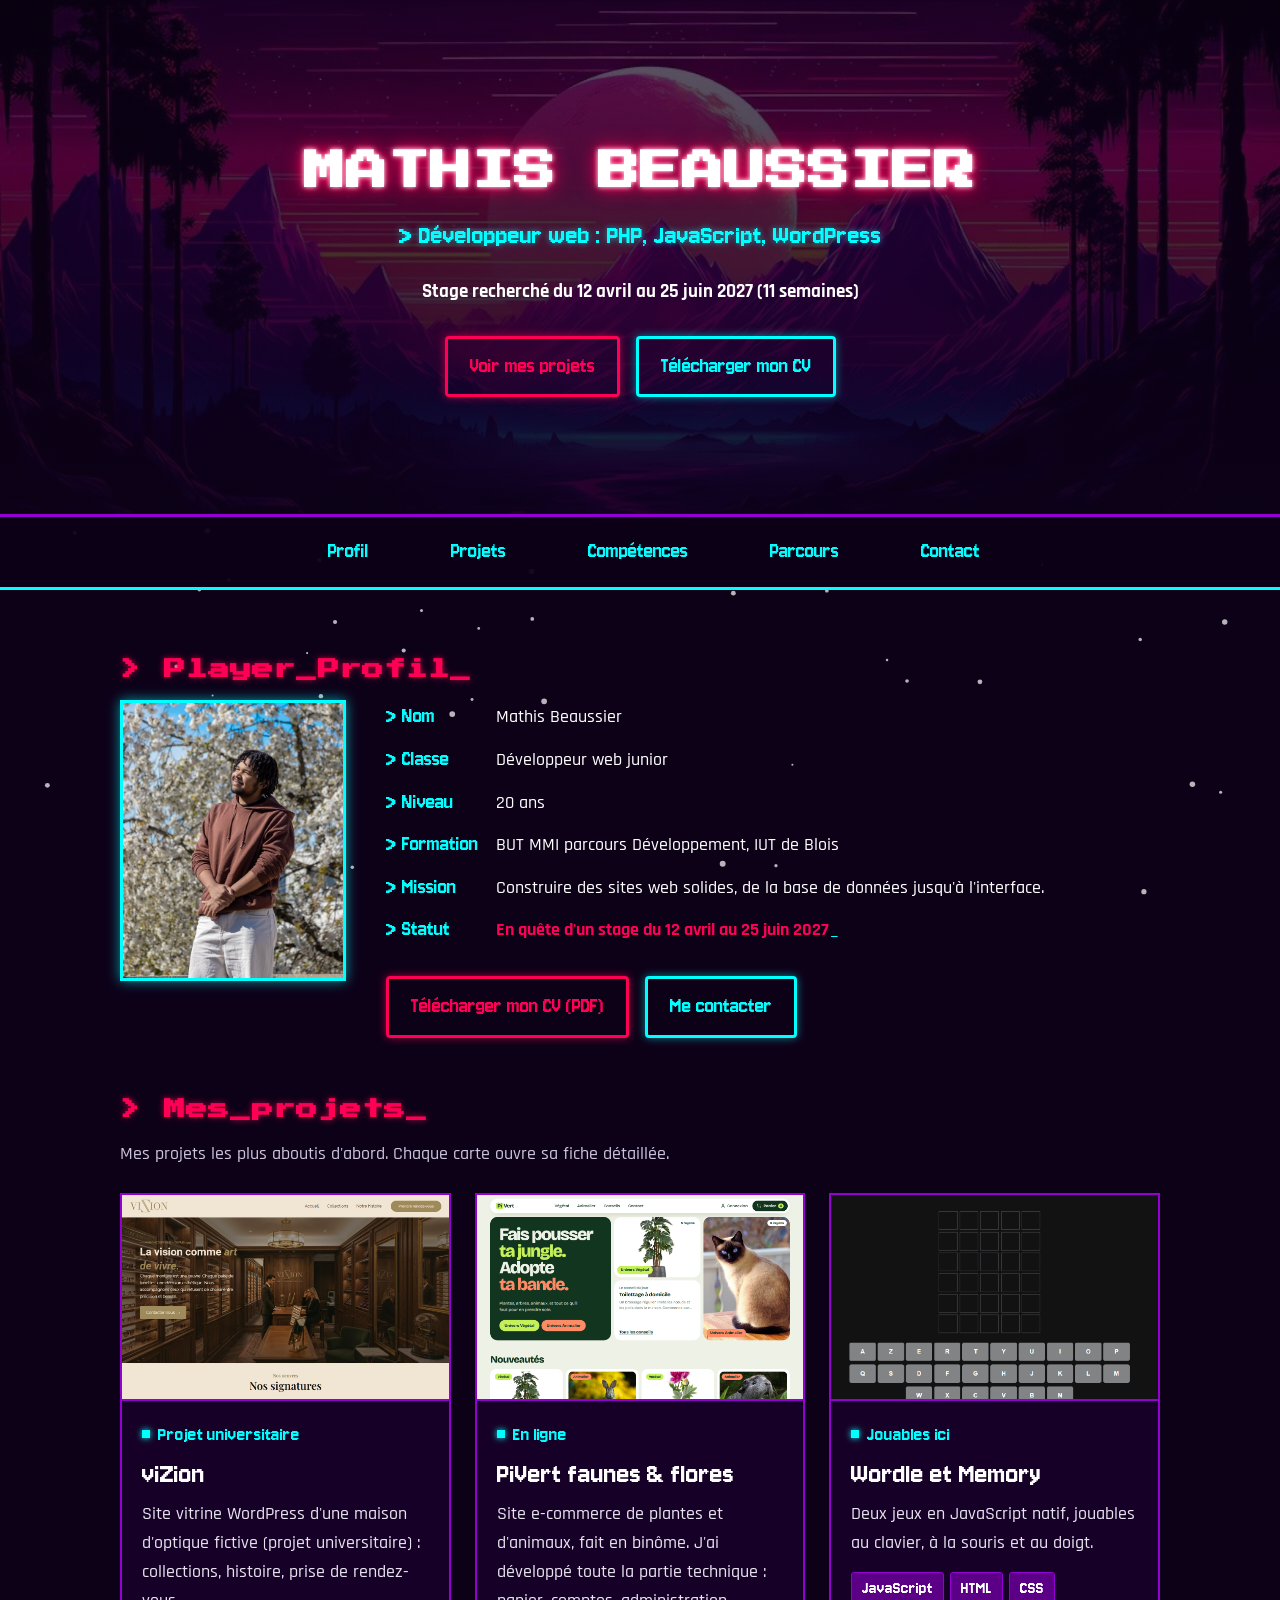
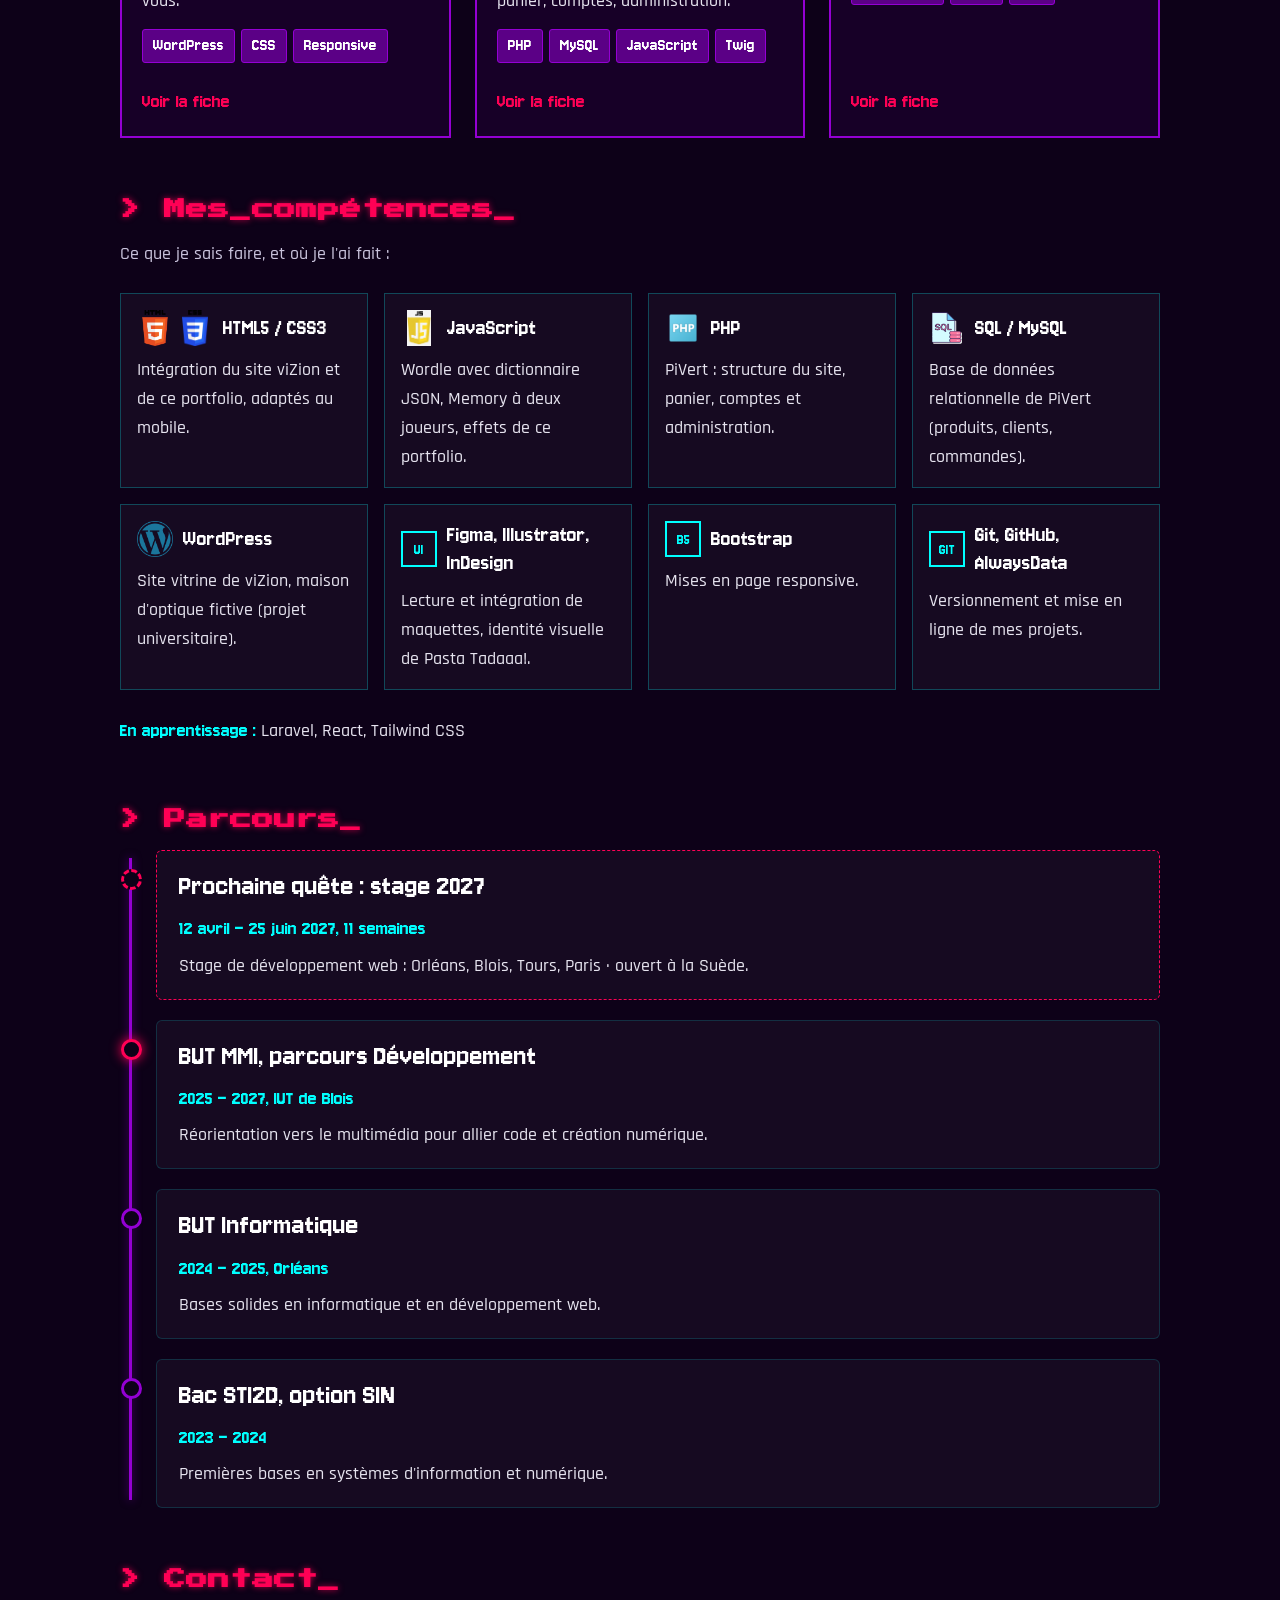
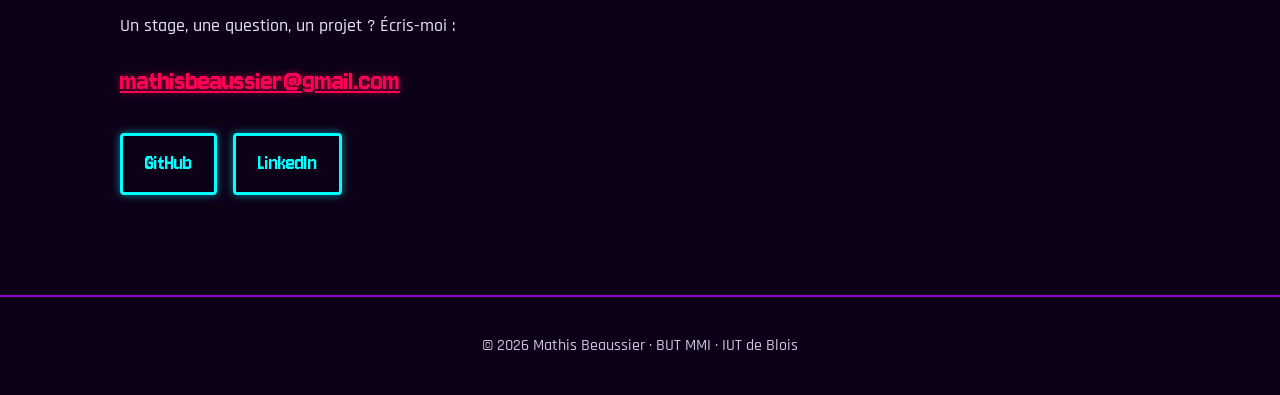
<file: index.html>
<!DOCTYPE html>
<html lang="fr">
<head>
    <meta charset="UTF-8">
    <meta name="viewport" content="width=device-width, initial-scale=1.0">
    <title>Mathis Beaussier – Développeur web | Portfolio</title>
    <meta name="description" content="Portfolio de Mathis Beaussier, étudiant en BUT MMI parcours Développement à l'IUT de Blois : sites WordPress, applications PHP/MySQL et jeux en JavaScript. Stage recherché du 12 avril au 25 juin 2027.">
    <meta name="theme-color" content="#0d0118">
    <meta property="og:type" content="website">
    <meta property="og:locale" content="fr_FR">
    <meta property="og:title" content="Mathis Beaussier – Développeur web">
    <meta property="og:description" content="Étudiant en BUT MMI parcours Développement : PHP/MySQL, JavaScript et WordPress. Stage recherché du 12 avril au 25 juin 2027.">
    <meta property="og:image" content="https://mathisiut41.github.io/Images/mathis-profil.jpg">
    <meta property="og:url" content="https://mathisiut41.github.io/">
    <meta name="twitter:card" content="summary">
    <link rel="icon" type="image/svg+xml" href="favicon.svg">
    <link rel="preconnect" href="https://fonts.googleapis.com">
    <link rel="preconnect" href="https://fonts.gstatic.com" crossorigin>
    <link href="https://fonts.googleapis.com/css2?family=Press+Start+2P&family=Jersey+10&family=Rajdhani:wght@500;700&display=swap" rel="stylesheet">
    <link rel="stylesheet" href="styles.css">
</head>
<body>
    <canvas id="backgroundCanvas" aria-hidden="true"></canvas>

    <header class="hero">
        <h1 class="glitch">MATHIS BEAUSSIER</h1>
        <p class="hero-sub">> Développeur web : PHP, JavaScript, WordPress</p>
        <p class="hero-statut">Stage recherché du 12 avril au 25 juin 2027 (11 semaines)</p>
        <div class="actions actions-centre">
            <a href="#projets" class="bouton">Voir mes projets</a>
            <a href="CV_Mathis_Beaussier.pdf" class="bouton bouton-cyan" download="CV_Mathis_Beaussier.pdf">Télécharger mon CV</a>
        </div>
    </header>

    <nav aria-label="Navigation principale">
        <ul>
            <li><a href="#profil"><span class="rpg-cursor" aria-hidden="true">►</span>Profil</a></li>
            <li><a href="#projets"><span class="rpg-cursor" aria-hidden="true">►</span>Projets</a></li>
            <li><a href="#competences"><span class="rpg-cursor" aria-hidden="true">►</span>Compétences</a></li>
            <li><a href="#parcours"><span class="rpg-cursor" aria-hidden="true">►</span>Parcours</a></li>
            <li><a href="#contact"><span class="rpg-cursor" aria-hidden="true">►</span>Contact</a></li>
        </ul>
    </nav>

    <main>
        <section id="profil">
            <h2>> Player_Profil_</h2>
            <div class="profil">
                <img src="Images/mathis-profil.jpg" alt="Photo de Mathis Beaussier" class="avatar" width="600" height="900">
                <div class="profil-texte">
                    <dl class="fiche-perso">
                        <dt>Nom</dt>
                        <dd>Mathis Beaussier</dd>
                        <dt>Classe</dt>
                        <dd>Développeur web junior</dd>
                        <dt>Niveau</dt>
                        <dd>20 ans</dd>
                        <dt>Formation</dt>
                        <dd>BUT MMI parcours Développement, IUT de Blois</dd>
                        <dt>Mission</dt>
                        <dd>Construire des sites web solides, de la base de données jusqu'à l'interface.</dd>
                        <dt>Statut</dt>
                        <dd class="statut">En quête d'un stage du 12 avril au 25 juin 2027<span class="cursor" aria-hidden="true">_</span></dd>
                    </dl>
                    <div class="actions">
                        <a href="CV_Mathis_Beaussier.pdf" class="bouton" download="CV_Mathis_Beaussier.pdf">Télécharger mon CV (PDF)</a>
                        <a href="#contact" class="bouton bouton-cyan">Me contacter</a>
                    </div>
                </div>
            </div>
        </section>

        <section id="projets">
            <h2>> Mes_projets_</h2>
            <p class="intro">Mes projets les plus aboutis d'abord. Chaque carte ouvre sa fiche détaillée.</p>
            <!-- Une image manquante est remplacée par un écran « data-vide ». -->
            <div class="grille-projets">
                <a href="Projets.html#vizion" class="carte-projet">
                    <div class="visuel" data-vide="Capture à venir">
                        <img src="Images/vizion.jpg" alt="" loading="lazy" onerror="this.parentNode.classList.add('vide');this.remove()">
                    </div>
                    <div class="carte-corps">
                        <p class="carte-etat">Projet universitaire</p>
                        <h3>viZion</h3>
                        <p>Site vitrine WordPress d'une maison d'optique fictive (projet universitaire) : collections, histoire, prise de rendez-vous.</p>
                        <ul class="tags" aria-label="Technologies">
                            <li>WordPress</li>
                            <li>CSS</li>
                            <li>Responsive</li>
                        </ul>
                    </div>
                    <span class="carte-lien"><span class="rpg-cursor" aria-hidden="true">►</span>Voir la fiche</span>
                </a>

                <a href="Projets.html#pivert" class="carte-projet">
                    <div class="visuel" data-vide="Capture à venir">
                        <img src="Images/pivert.png" alt="" loading="lazy" onerror="this.parentNode.classList.add('vide');this.remove()">
                    </div>
                    <div class="carte-corps">
                        <p class="carte-etat">En ligne</p>
                        <h3>PiVert faunes &amp; flores</h3>
                        <p>Site e-commerce de plantes et d'animaux, fait en binôme. J'ai développé toute la partie technique : panier, comptes, administration.</p>
                        <ul class="tags" aria-label="Technologies">
                            <li>PHP</li>
                            <li>MySQL</li>
                            <li>JavaScript</li>
                            <li>Twig</li>
                        </ul>
                    </div>
                    <span class="carte-lien"><span class="rpg-cursor" aria-hidden="true">►</span>Voir la fiche</span>
                </a>

                <a href="Projets.html#wordle" class="carte-projet">
                    <div class="visuel" data-vide="Capture à venir">
                        <img src="Images/imageWordle.png" alt="" loading="lazy" onerror="this.parentNode.classList.add('vide');this.remove()">
                    </div>
                    <div class="carte-corps">
                        <p class="carte-etat">Jouables ici</p>
                        <h3>Wordle et Memory</h3>
                        <p>Deux jeux en JavaScript natif, jouables au clavier, à la souris et au doigt.</p>
                        <ul class="tags" aria-label="Technologies">
                            <li>JavaScript</li>
                            <li>HTML</li>
                            <li>CSS</li>
                        </ul>
                    </div>
                    <span class="carte-lien"><span class="rpg-cursor" aria-hidden="true">►</span>Voir la fiche</span>
                </a>
            </div>
        </section>

        <section id="competences">
            <h2>> Mes_compétences_</h2>
            <p class="intro">Ce que je sais faire, et où je l'ai fait :</p>
            <ul class="grille-skills">
                <li class="skill-card">
                    <p class="skill"><img class="logo" src="Images/logoHTML.png" alt=""><img class="logo" src="Images/logoCSS.png" alt="">HTML5 / CSS3</p>
                    <p>Intégration du site viZion et de ce portfolio, adaptés au mobile.</p>
                </li>
                <li class="skill-card">
                    <p class="skill"><img class="logo" src="Images/logoJS.png" alt="">JavaScript</p>
                    <p>Wordle avec dictionnaire JSON, Memory à deux joueurs, effets de ce portfolio.</p>
                </li>
                <li class="skill-card">
                    <p class="skill"><img class="logo" src="Images/Php.png" alt="">PHP</p>
                    <p>PiVert : structure du site, panier, comptes et administration.</p>
                </li>
                <li class="skill-card">
                    <p class="skill"><img class="logo" src="Images/sql.png" alt="">SQL / MySQL</p>
                    <p>Base de données relationnelle de PiVert (produits, clients, commandes).</p>
                </li>
                <li class="skill-card">
                    <p class="skill"><img class="logo" src="Images/logoWordpress.png" alt="">WordPress</p>
                    <p>Site vitrine de viZion, maison d'optique fictive (projet universitaire).</p>
                </li>
                <li class="skill-card">
                    <p class="skill"><span class="logo-texte" aria-hidden="true">UI</span>Figma, Illustrator, InDesign</p>
                    <p>Lecture et intégration de maquettes, identité visuelle de Pasta Tadaaa!.</p>
                </li>
                <li class="skill-card">
                    <p class="skill"><span class="logo-texte" aria-hidden="true">B5</span>Bootstrap</p>
                    <p>Mises en page responsive.</p>
                </li>
                <li class="skill-card">
                    <p class="skill"><span class="logo-texte" aria-hidden="true">GIT</span>Git, GitHub, AlwaysData</p>
                    <p>Versionnement et mise en ligne de mes projets.</p>
                </li>
            </ul>
            <p class="apprentissage"><strong>En apprentissage :</strong> Laravel, React, Tailwind CSS</p>
        </section>

        <section id="parcours">
            <h2>> Parcours_</h2>
            <ol class="frise">
                <li class="etape etape-future">
                    <h3>Prochaine quête : stage 2027</h3>
                    <p class="etape-date">12 avril – 25 juin 2027, 11 semaines</p>
                    <p>Stage de développement web : Orléans, Blois, Tours, Paris · ouvert à la Suède.</p>
                </li>
                <li class="etape etape-actuelle">
                    <h3>BUT MMI, parcours Développement</h3>
                    <p class="etape-date">2025 – 2027, IUT de Blois</p>
                    <p>Réorientation vers le multimédia pour allier code et création numérique.</p>
                </li>
                <li class="etape">
                    <h3>BUT Informatique</h3>
                    <p class="etape-date">2024 – 2025, Orléans</p>
                    <p>Bases solides en informatique et en développement web.</p>
                </li>
                <li class="etape">
                    <h3>Bac STI2D, option SIN</h3>
                    <p class="etape-date">2023 – 2024</p>
                    <p>Premières bases en systèmes d'information et numérique.</p>
                </li>
            </ol>
        </section>

        <section id="contact">
            <h2>> Contact_</h2>
            <p>Un stage, une question, un projet ? Écris-moi :</p>
            <p class="contact-email"><a href="mailto:mathisbeaussier@gmail.com">mathisbeaussier@gmail.com</a></p>
            <div class="actions">
                <a href="https://github.com/MathisIUT41?tab=repositories" class="bouton bouton-cyan" target="_blank" rel="noopener noreferrer">GitHub</a>
                <a href="https://www.linkedin.com/in/mathis-beaussier/" class="bouton bouton-cyan" target="_blank" rel="noopener noreferrer">LinkedIn</a>
            </div>
        </section>
    </main>

    <footer>
        <p>© 2026 Mathis Beaussier · BUT MMI · IUT de Blois</p>
    </footer>
    <script src="portfolio.js"></script>
</body>
</html>
</file>
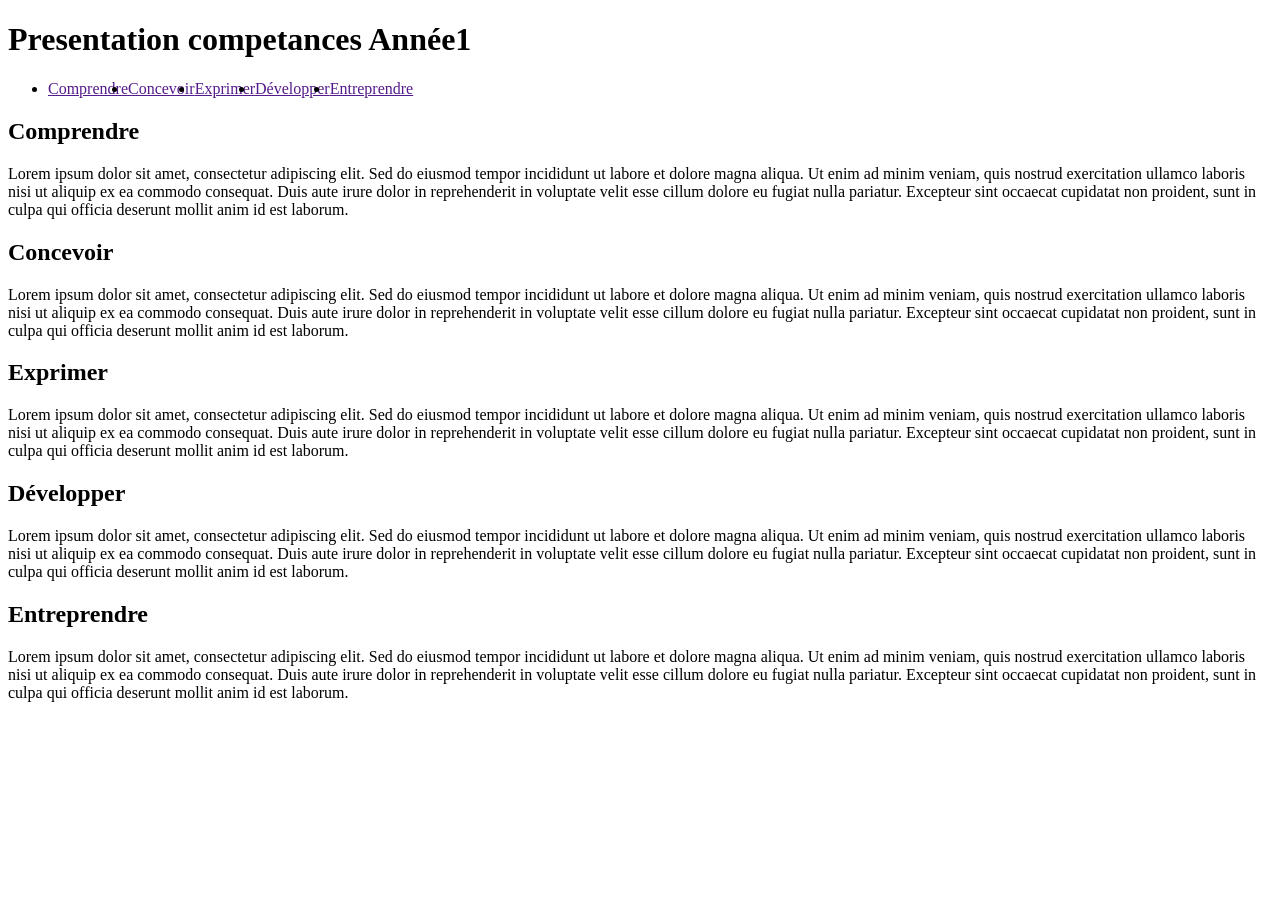
<file: Annee1.html>
<!DOCTYPE html>
<html lang="en">
<head>
    <meta charset="UTF-8">
    <meta name="viewport" content="width=device-width, initial-scale=1.0">
    <title>Année1</title>
    <link rel="stylesheet" href="stylesAnnee1.css">
</head>
<body>
    <header> 
        <h1> Presentation competances Année1</h1>
    </header>
    <nav>
        <ul class="competances">
            <li><a href="">Comprendre</a></li>
            <li><a href="">Concevoir</a></li>
            <li><a href="">Exprimer</a></li>
            <li><a href="">Développer</a></li>
            <li><a href="">Entreprendre</a></li>
        </ul>
    </nav>
    <main>
        <h2> Comprendre</h2>
        <p> Lorem ipsum dolor sit amet, consectetur adipiscing elit. Sed do eiusmod tempor incididunt ut labore et dolore magna aliqua. Ut enim ad minim veniam, quis nostrud exercitation ullamco laboris nisi ut aliquip ex ea commodo consequat. Duis aute irure dolor in reprehenderit in voluptate velit esse cillum dolore eu fugiat nulla pariatur. Excepteur sint occaecat cupidatat non proident, sunt in culpa qui officia deserunt mollit anim id est laborum. </p>

        <h2> Concevoir</h2>
        <p> Lorem ipsum dolor sit amet, consectetur adipiscing elit. Sed do eiusmod tempor incididunt ut labore et dolore magna aliqua. Ut enim ad minim veniam, quis nostrud exercitation ullamco laboris nisi ut aliquip ex ea commodo consequat. Duis aute irure dolor in reprehenderit in voluptate velit esse cillum dolore eu fugiat nulla pariatur. Excepteur sint occaecat cupidatat non proident, sunt in culpa qui officia deserunt mollit anim id est laborum. </p>

        <h2> Exprimer</h2>
        <p> Lorem ipsum dolor sit amet, consectetur adipiscing elit. Sed do eiusmod tempor incididunt ut labore et dolore magna aliqua. Ut enim ad minim veniam, quis nostrud exercitation ullamco laboris nisi ut aliquip ex ea commodo consequat. Duis aute irure dolor in reprehenderit in voluptate velit esse cillum dolore eu fugiat nulla pariatur. Excepteur sint occaecat cupidatat non proident, sunt in culpa qui officia deserunt mollit anim id est laborum. </p>

        <h2> Développer</h2>
        <p> Lorem ipsum dolor sit amet, consectetur adipiscing elit. Sed do eiusmod tempor incididunt ut labore et dolore magna aliqua. Ut enim ad minim veniam, quis nostrud exercitation ullamco laboris nisi ut aliquip ex ea commodo consequat. Duis aute irure dolor in reprehenderit in voluptate velit esse cillum dolore eu fugiat nulla pariatur. Excepteur sint occaecat cupidatat non proident, sunt in culpa qui officia deserunt mollit anim id est laborum. </p>
        
        <h2> Entreprendre</h2>
        <p> Lorem ipsum dolor sit amet, consectetur adipiscing elit. Sed do eiusmod tempor incididunt ut labore et dolore magna aliqua. Ut enim ad minim veniam, quis nostrud exercitation ullamco laboris nisi ut aliquip ex ea commodo consequat. Duis aute irure dolor in reprehenderit in voluptate velit esse cillum dolore eu fugiat nulla pariatur. Excepteur sint occaecat cupidatat non proident, sunt in culpa qui officia deserunt mollit anim id est laborum. </p>
    </main>
    
</body>
</html>
</file>
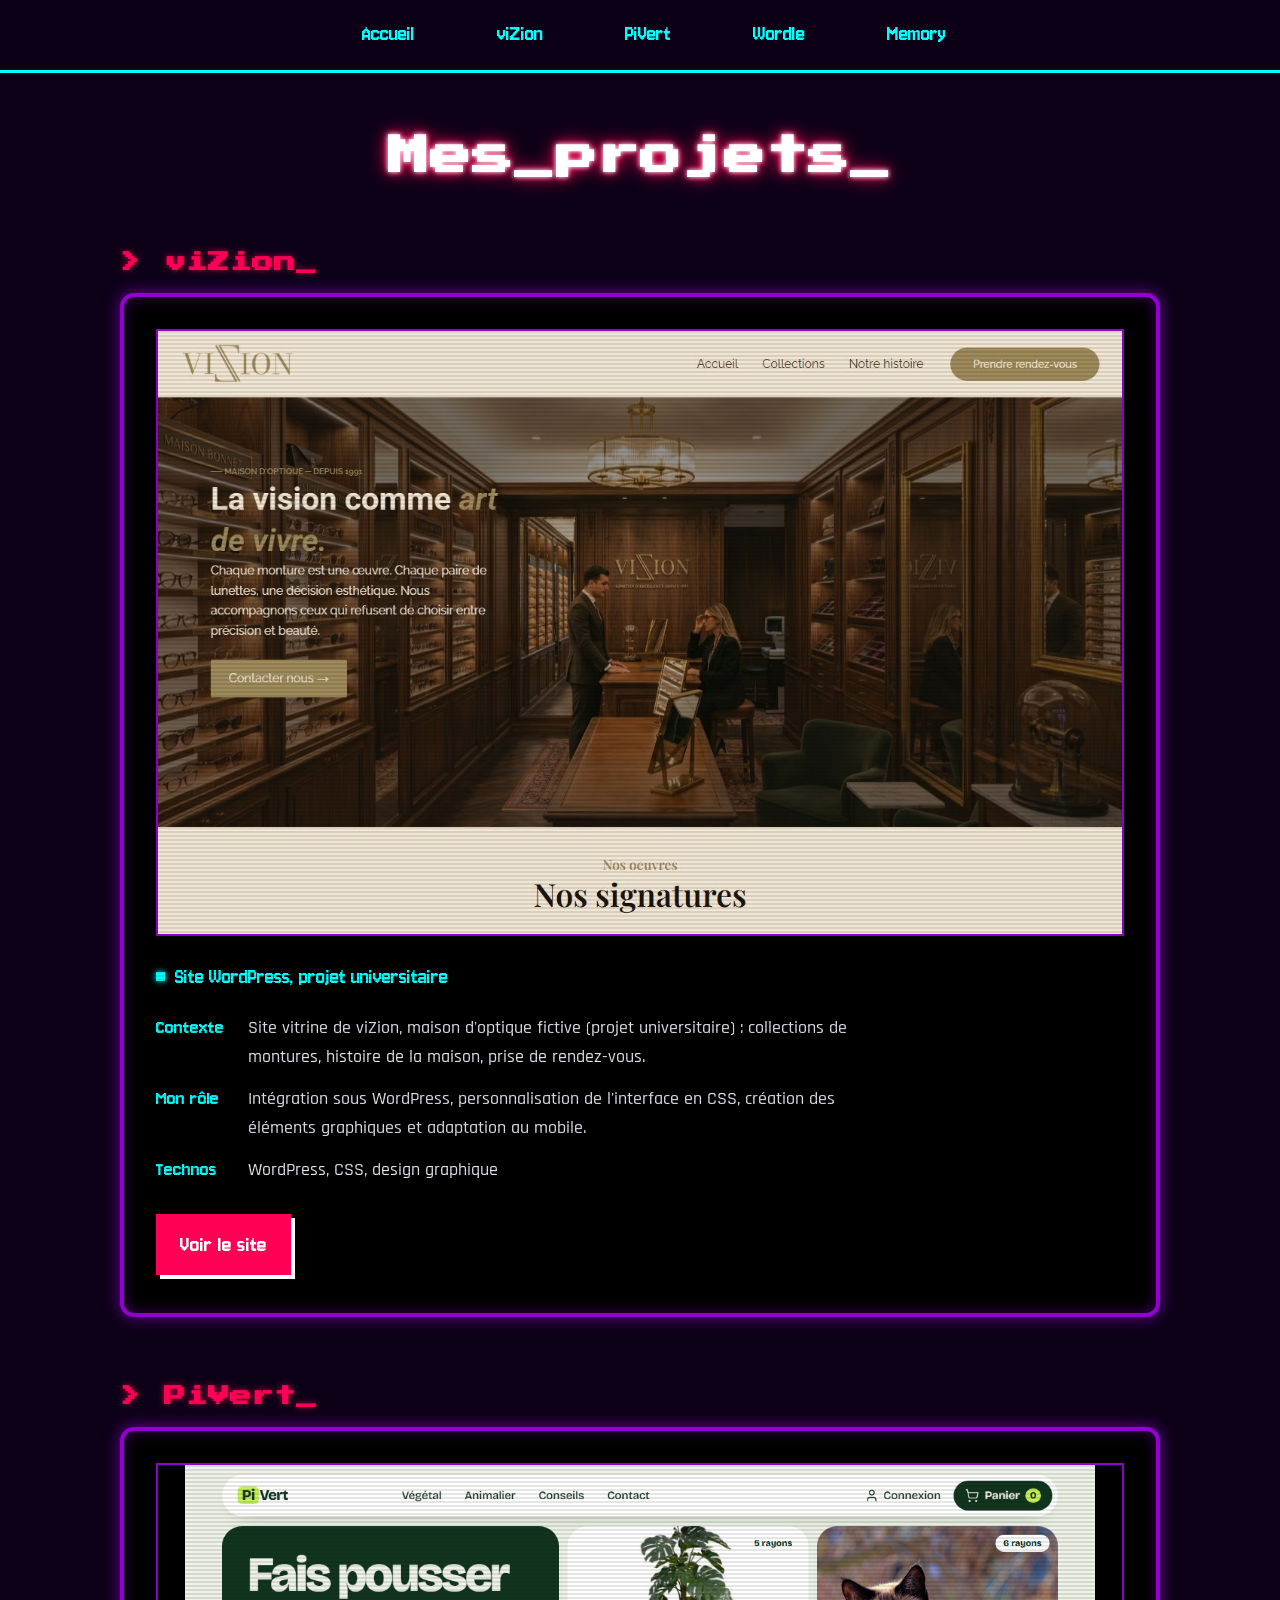
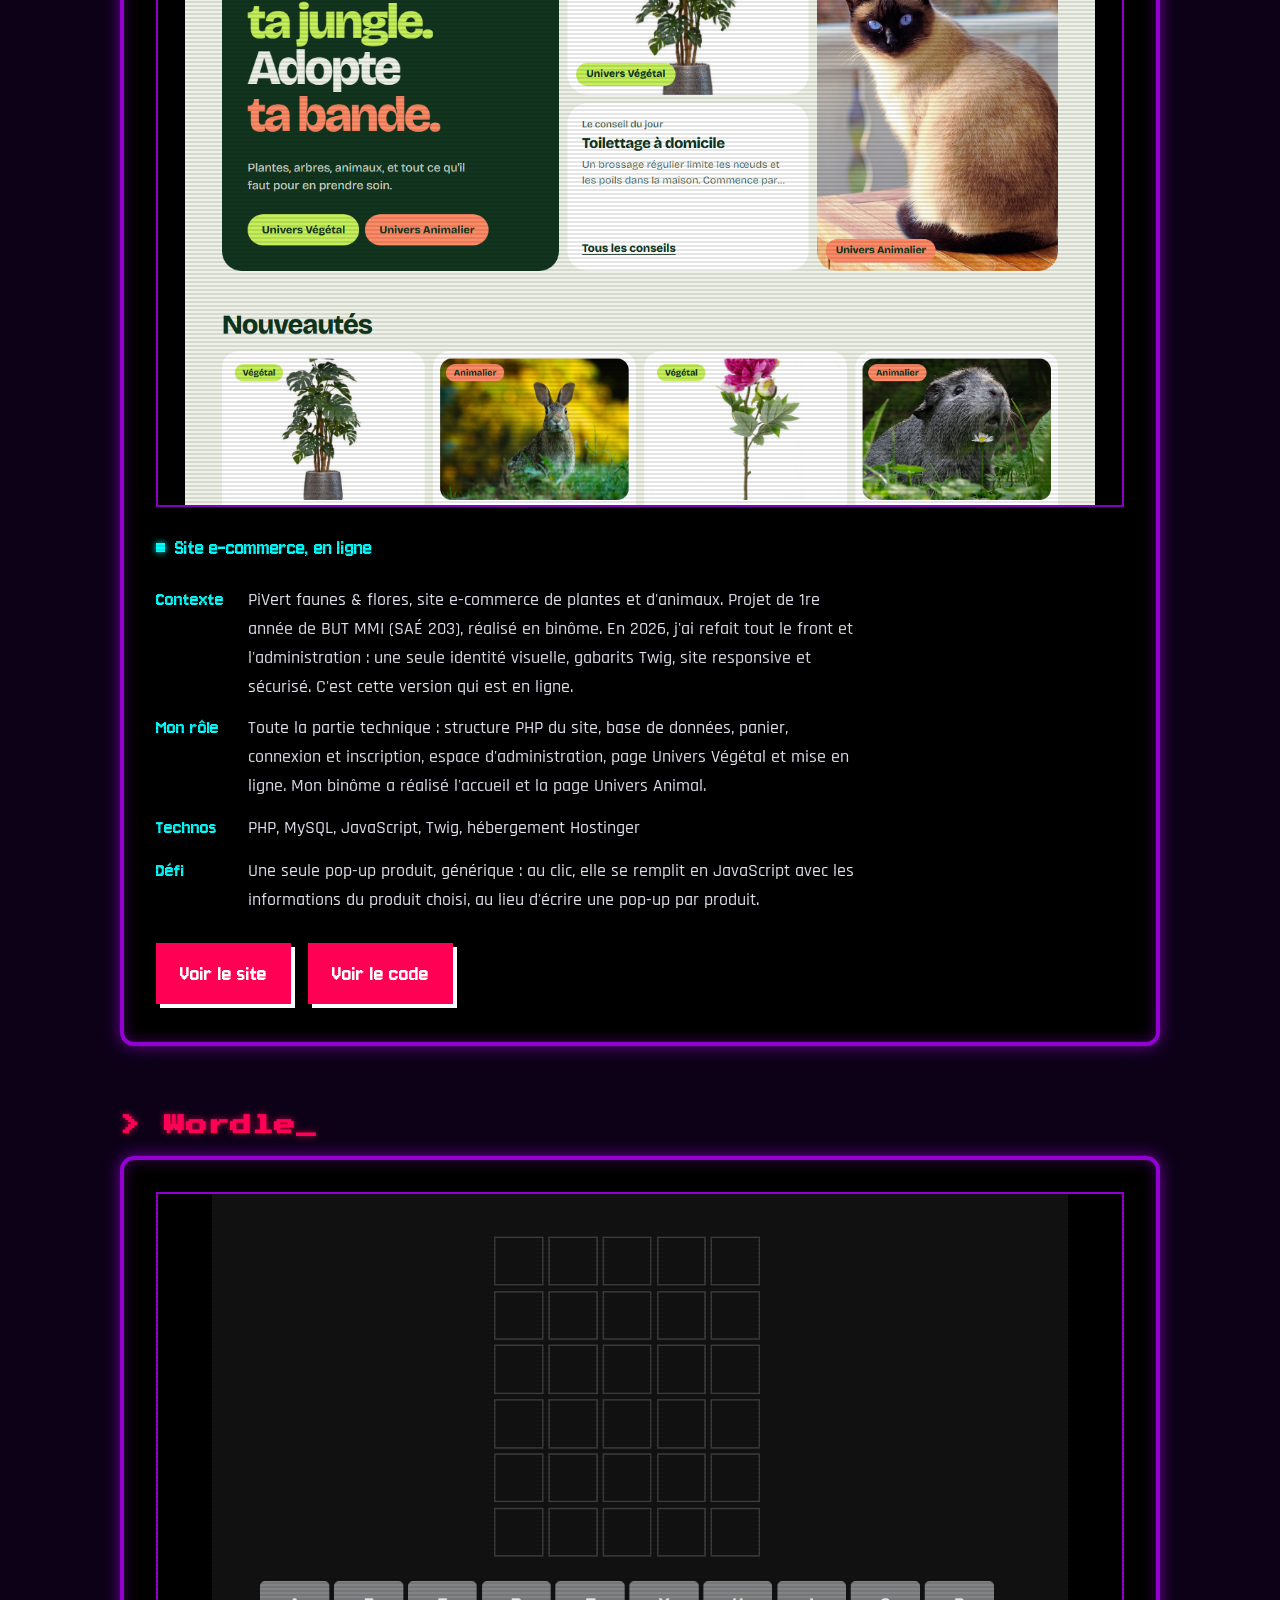
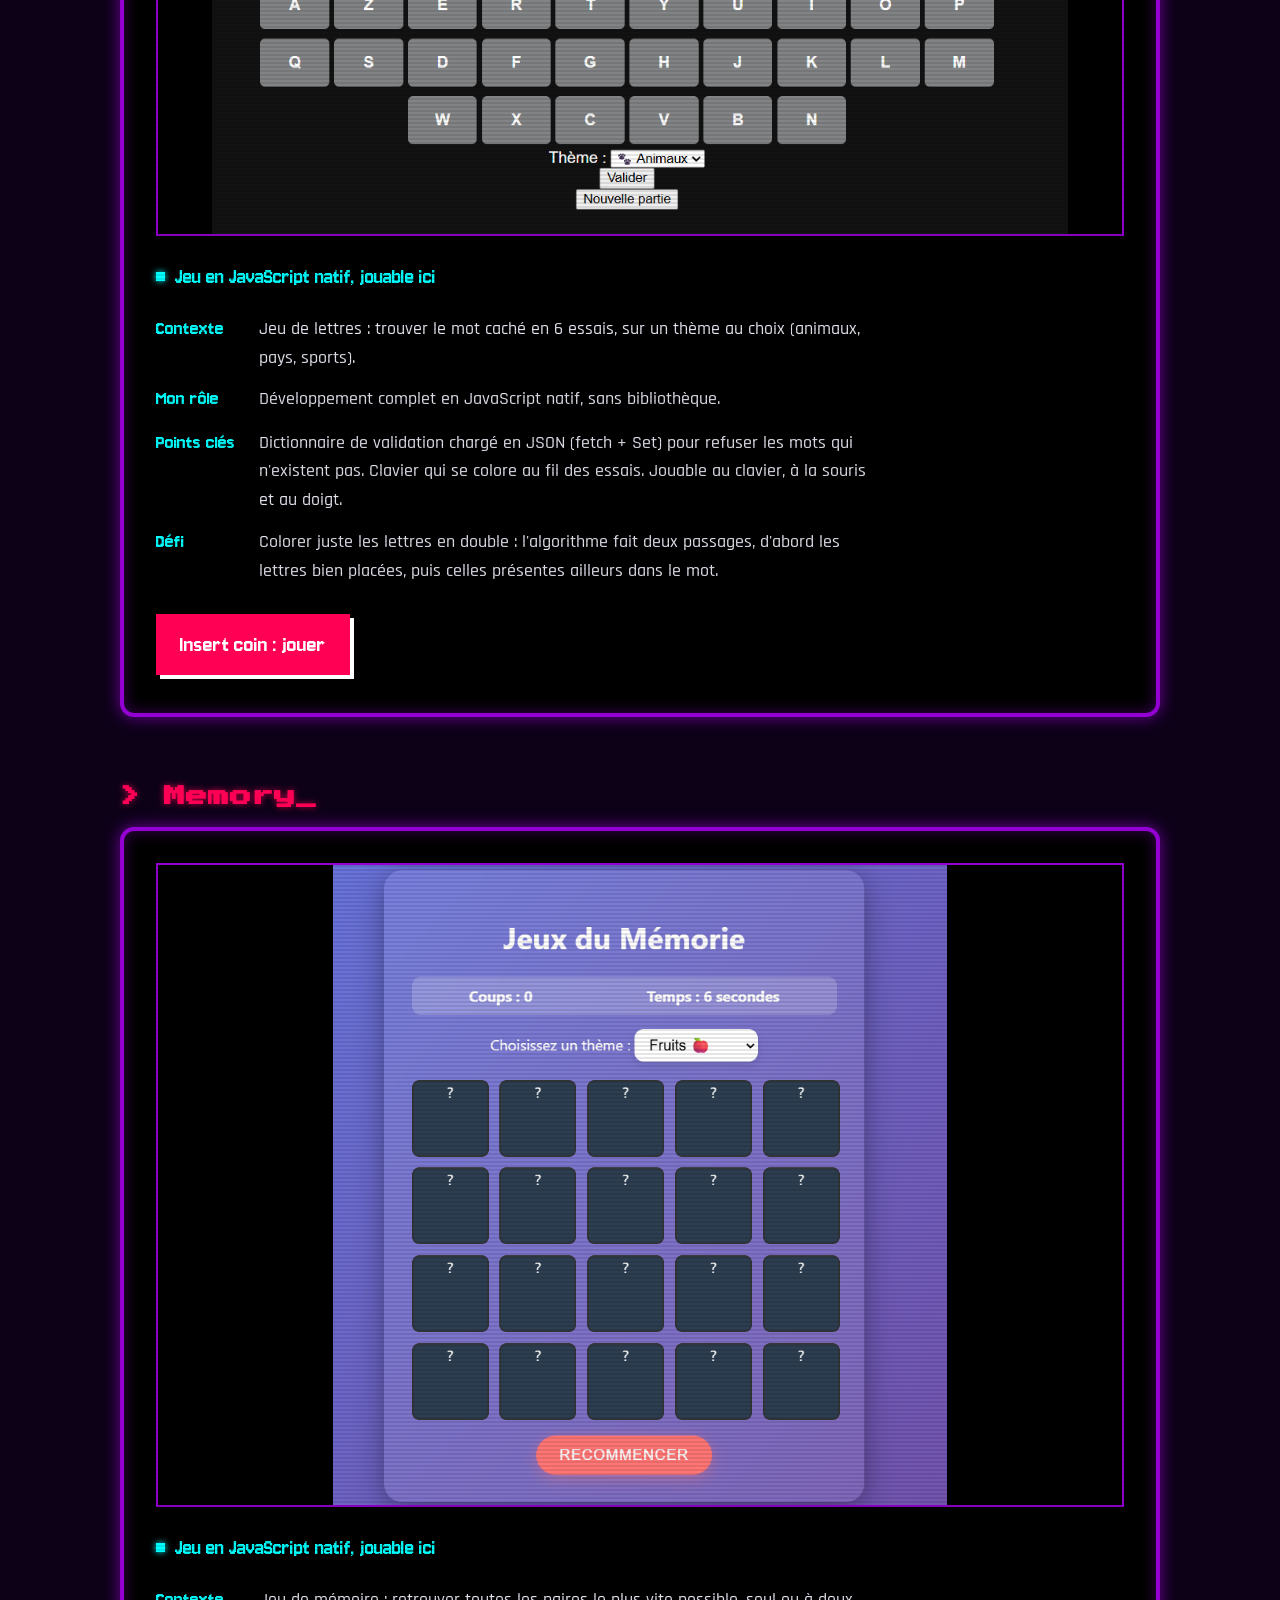
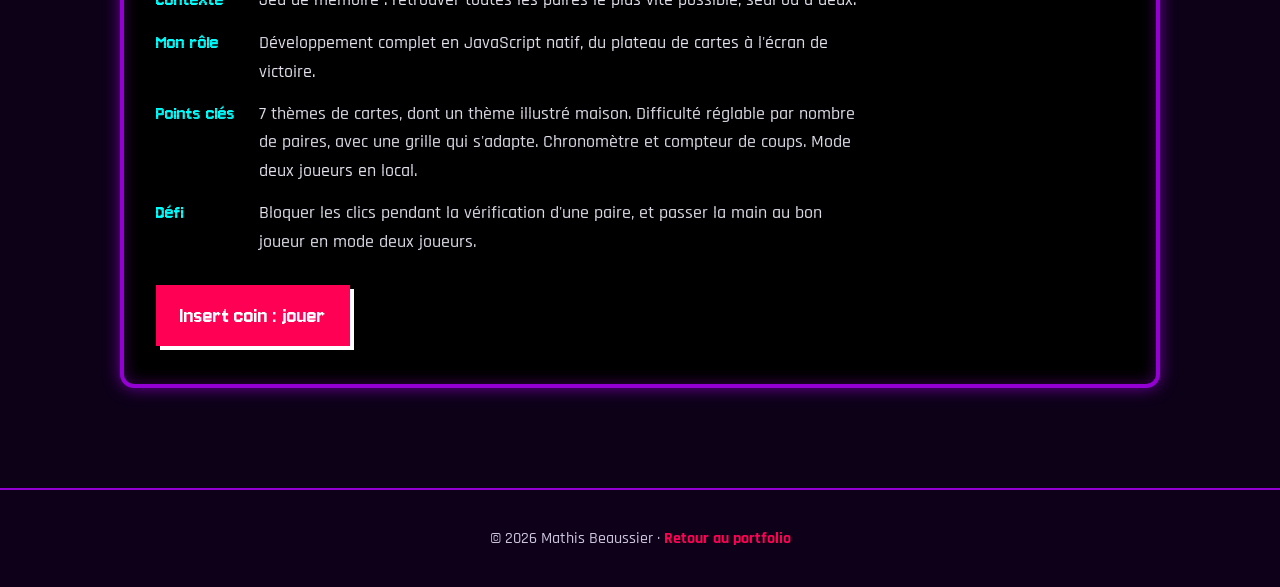
<file: Projets.html>
<!DOCTYPE html>
<html lang="fr">
<head>
    <meta charset="UTF-8">
    <meta name="viewport" content="width=device-width, initial-scale=1.0">
    <title>Projets – Mathis Beaussier</title>
    <meta name="description" content="Les projets de Mathis Beaussier : site WordPress viZion, e-commerce PiVert en PHP/MySQL, jeux Wordle et Memory en JavaScript natif.">
    <meta name="theme-color" content="#0d0118">
    <link rel="icon" type="image/svg+xml" href="favicon.svg">
    <link rel="preconnect" href="https://fonts.googleapis.com">
    <link rel="preconnect" href="https://fonts.gstatic.com" crossorigin>
    <link href="https://fonts.googleapis.com/css2?family=Press+Start+2P&family=Jersey+10&family=Rajdhani:wght@500;700&display=swap" rel="stylesheet">
    <link rel="stylesheet" href="styles.css">
    <link rel="stylesheet" href="stylesProjets.css">
</head>
<body>

    <nav aria-label="Navigation des projets">
        <ul>
            <li><a href="index.html"><span class="rpg-cursor" aria-hidden="true">►</span>Accueil</a></li>
            <li><a href="#vizion"><span class="rpg-cursor" aria-hidden="true">►</span>viZion</a></li>
            <li><a href="#pivert"><span class="rpg-cursor" aria-hidden="true">►</span>PiVert</a></li>
            <li><a href="#wordle"><span class="rpg-cursor" aria-hidden="true">►</span>Wordle</a></li>
            <li><a href="#memory"><span class="rpg-cursor" aria-hidden="true">►</span>Memory</a></li>
        </ul>
    </nav>

    <main class="page-projets">
        <h1>Mes_projets_</h1>

        <!-- Pour chaque projet, pense à ajouter une ligne « Cadre » : projet de cours ou réel,
             seul ou en équipe (combien ?), durée. Exemple :
             <dt>Cadre</dt><dd>Projet de BUT MMI, en équipe de 3, 6 semaines.</dd> -->

        <section id="vizion" class="fiche">
            <h2>> viZion_</h2>
            <div class="ecran">
                <div class="visuel" data-vide="Capture à venir">
                    <img src="Images/vizion.jpg" alt="Page d'accueil du site viZion Maison d'Optique" loading="lazy" onerror="this.parentNode.classList.add('vide');this.remove()">
                </div>
                <p class="fiche-meta"><span class="voyant"></span>Site WordPress, projet universitaire</p>
                <dl class="fiche-infos">
                    <dt>Contexte</dt>
                    <dd>Site vitrine de viZion, maison d'optique fictive (projet universitaire) : collections de montures, histoire de la maison, prise de rendez-vous.</dd>
                    <dt>Mon rôle</dt>
                    <dd>Intégration sous WordPress, personnalisation de l'interface en CSS, création des éléments graphiques et adaptation au mobile.</dd>
                    <dt>Technos</dt>
                    <dd>WordPress, CSS, design graphique</dd>
                    <!-- À compléter : <dt>Défi</dt><dd>une difficulté que tu as résolue sur ce projet, et comment.</dd> -->
                </dl>
                <a href="https://vizion.uno/" class="btn-play" target="_blank" rel="noopener noreferrer">Voir le site</a>
            </div>
        </section>

        <section id="pivert" class="fiche">
            <h2>> PiVert_</h2>
            <div class="ecran">
                <div class="visuel" data-vide="Capture à venir">
                    <img src="Images/pivert.png" alt="Page d'accueil du site PiVert faunes et flores" loading="lazy" onerror="this.parentNode.classList.add('vide');this.remove()">
                </div>
                <p class="fiche-meta"><span class="voyant"></span>Site e-commerce, en ligne</p>
                <dl class="fiche-infos">
                    <dt>Contexte</dt>
                    <dd>PiVert faunes &amp; flores, site e-commerce de plantes et d'animaux. Projet de 1re année de BUT MMI (SAÉ 203), réalisé en binôme. En 2026, j'ai refait tout le front et l'administration : une seule identité visuelle, gabarits Twig, site responsive et sécurisé. C'est cette version qui est en ligne.</dd>
                    <dt>Mon rôle</dt>
                    <dd>Toute la partie technique : structure PHP du site, base de données, panier, connexion et inscription, espace d'administration, page Univers Végétal et mise en ligne. Mon binôme a réalisé l'accueil et la page Univers Animal.</dd>
                    <dt>Technos</dt>
                    <dd>PHP, MySQL, JavaScript, Twig, hébergement Hostinger</dd>
                    <dt>Défi</dt>
                    <dd>Une seule pop-up produit, générique : au clic, elle se remplit en JavaScript avec les informations du produit choisi, au lieu d'écrire une pop-up par produit.</dd>
                </dl>
                <a href="https://pivert.thecipherbureau.fr" class="btn-play" target="_blank" rel="noopener noreferrer">Voir le site</a>
                <a href="https://github.com/MathisIUT41/projet-SiteWebPiVert" class="btn-play" target="_blank" rel="noopener noreferrer">Voir le code</a>
            </div>
        </section>

        <section id="wordle" class="fiche">
            <h2>> Wordle_</h2>
            <div class="ecran">
                <!-- Capture à refaire en pleine partie, avec des cases colorées. -->
                <div class="visuel" data-vide="Capture à venir">
                    <img src="Images/imageWordle.png" alt="Capture du jeu Wordle" loading="lazy" onerror="this.parentNode.classList.add('vide');this.remove()">
                </div>
                <p class="fiche-meta"><span class="voyant"></span>Jeu en JavaScript natif, jouable ici</p>
                <dl class="fiche-infos">
                    <dt>Contexte</dt>
                    <dd>Jeu de lettres : trouver le mot caché en 6 essais, sur un thème au choix (animaux, pays, sports).</dd>
                    <dt>Mon rôle</dt>
                    <dd>Développement complet en JavaScript natif, sans bibliothèque.</dd>
                    <dt>Points clés</dt>
                    <dd>Dictionnaire de validation chargé en JSON (fetch + Set) pour refuser les mots qui n'existent pas. Clavier qui se colore au fil des essais. Jouable au clavier, à la souris et au doigt.</dd>
                    <dt>Défi</dt>
                    <dd>Colorer juste les lettres en double : l'algorithme fait deux passages, d'abord les lettres bien placées, puis celles présentes ailleurs dans le mot.</dd>
                </dl>
                <a href="jeux/Wordle/wordle.html" class="btn-play">Insert coin : jouer</a>
            </div>
        </section>

        <section id="memory" class="fiche">
            <h2>> Memory_</h2>
            <div class="ecran">
                <!-- Capture à refaire en pleine partie, avec des cartes retournées. -->
                <div class="visuel" data-vide="Capture à venir">
                    <img src="Images/mémorieImage.png" alt="Capture du jeu Memory" loading="lazy" onerror="this.parentNode.classList.add('vide');this.remove()">
                </div>
                <p class="fiche-meta"><span class="voyant"></span>Jeu en JavaScript natif, jouable ici</p>
                <dl class="fiche-infos">
                    <dt>Contexte</dt>
                    <dd>Jeu de mémoire : retrouver toutes les paires le plus vite possible, seul ou à deux.</dd>
                    <dt>Mon rôle</dt>
                    <dd>Développement complet en JavaScript natif, du plateau de cartes à l'écran de victoire.</dd>
                    <dt>Points clés</dt>
                    <dd>7 thèmes de cartes, dont un thème illustré maison. Difficulté réglable par nombre de paires, avec une grille qui s'adapte. Chronomètre et compteur de coups. Mode deux joueurs en local.</dd>
                    <dt>Défi</dt>
                    <dd>Bloquer les clics pendant la vérification d'une paire, et passer la main au bon joueur en mode deux joueurs.</dd>
                </dl>
                <a href="jeux/mémorie/memorie.html" class="btn-play">Insert coin : jouer</a>
            </div>
        </section>
    </main>

    <footer>
        <p>© 2026 Mathis Beaussier · <a href="index.html">Retour au portfolio</a></p>
    </footer>

    <script src="portfolio.js"></script>
</body>
</html>
</file>
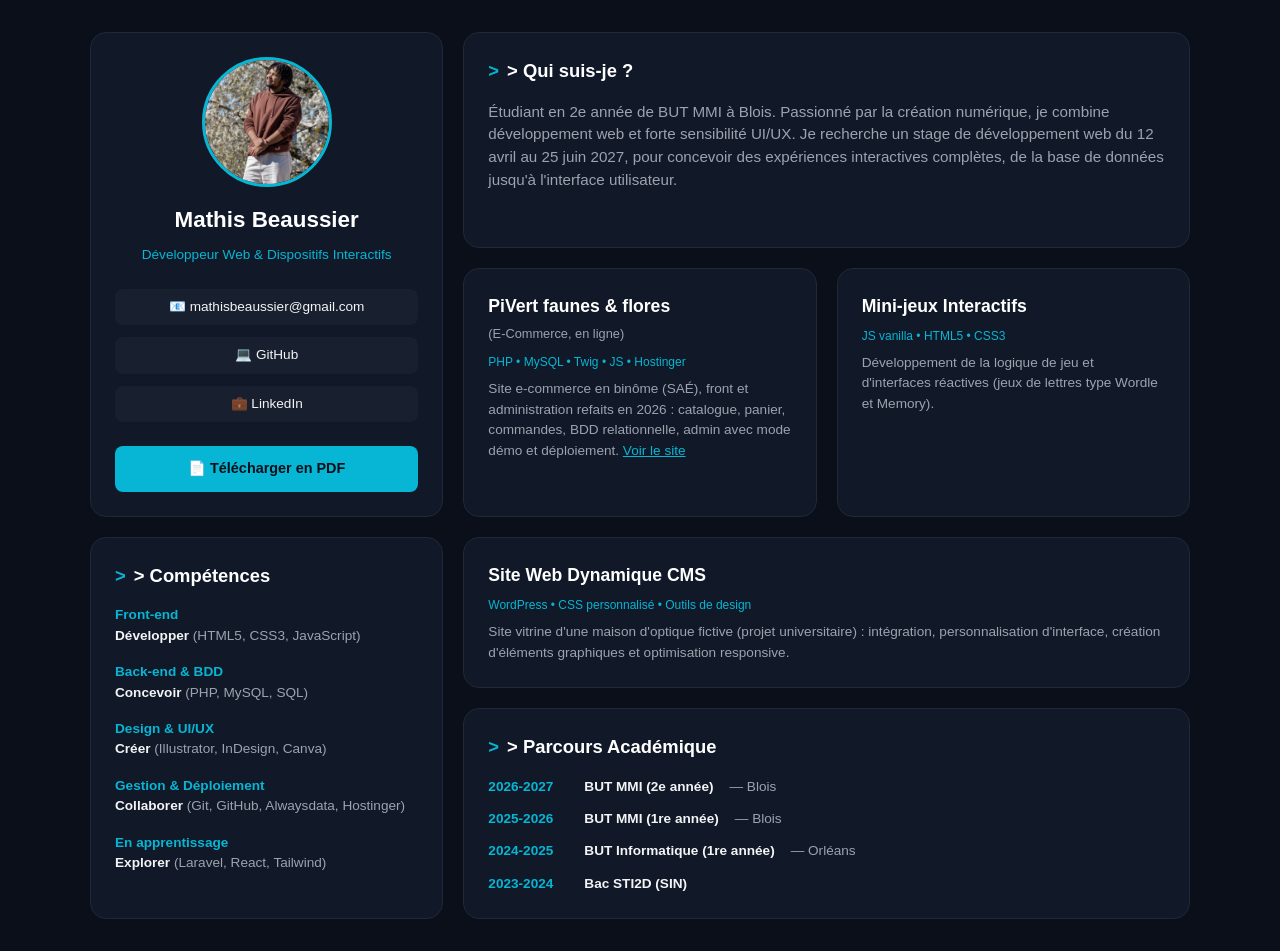
<file: CV/CV.html>
<!DOCTYPE html>
<html lang="fr">
<head>
    <meta charset="UTF-8">
    <meta name="viewport" content="width=device-width, initial-scale=1.0">
    <meta name="description" content="CV de Mathis Beaussier - Développeur Web & Dispositifs Interactifs">
    <title>CV - Mathis Beaussier</title>
    <link rel="icon" href="../favicon.svg" type="image/svg+xml">
    <link rel="stylesheet" href="cv.css">
</head>
<body>

    <main class="bento-grid">
        
        <!-- TUILE 1 : Profil & Contact (En haut à gauche) -->
        <section class="bento-item item-profil">
            <img src="ImagesCV/Mathis.jpg" alt="Mathis Beaussier" class="avatar" />
            <h1>Mathis Beaussier</h1>  
            <p class="sous-titre">Développeur Web & Dispositifs Interactifs</p>
            
            <ul class="liens-contact">
                <li><a href="mailto:mathisbeaussier@gmail.com">📧 mathisbeaussier@gmail.com</a></li>
                <li><a href="https://github.com/MathisIUT41" target="_blank" rel="noopener noreferrer">💻 GitHub</a></li>
                <li><a href="https://www.linkedin.com/in/mathis-beaussier/" target="_blank" rel="noopener noreferrer">💼 LinkedIn</a></li>
            </ul>

            <a href="../CV_Mathis_Beaussier.pdf" class="btn-download" download="CV_Mathis_Beaussier.pdf">📄 Télécharger en PDF</a>
        </section>

        <!-- TUILE 2 : Bio (En haut à droite) -->
        <section class="bento-item item-bio">
            <h2>> Qui suis-je ?</h2>
            <p>Étudiant en 2e année de BUT MMI à Blois. Passionné par la création numérique, je combine développement web et forte sensibilité UI/UX. Je recherche un stage de développement web du 12 avril au 25 juin 2027, pour concevoir des expériences interactives complètes, de la base de données jusqu'à l'interface utilisateur.</p>
        </section>

        <!-- TUILE 3 : Skills (Colonne de gauche) -->
        <section class="bento-item item-skills">
            <h2>> Compétences</h2>
            <div class="grille-skills">
                <div class="skill-category">
                    <h3>Front-end</h3>
                    <p><strong>Développer</strong> (HTML5, CSS3, JavaScript)</p>
                </div>
                <div class="skill-category">
                    <h3>Back-end & BDD</h3>
                    <p><strong>Concevoir</strong> (PHP, MySQL, SQL)</p>
                </div>
                <div class="skill-category">
                    <h3>Design & UI/UX</h3>
                    <p><strong>Créer</strong> (Illustrator, InDesign, Canva)</p>
                </div>
                <div class="skill-category">
                    <h3>Gestion & Déploiement</h3>
                    <p><strong>Collaborer</strong> (Git, GitHub, Alwaysdata, Hostinger)</p>
                </div>
                <div class="skill-category">
                    <h3>En apprentissage</h3>
                    <p><strong>Explorer</strong> (Laravel, React, Tailwind)</p>
                </div>
            </div>
        </section>

        <!-- TUILES 4, 5, 6 : Projets (Au centre et à droite) -->
        <section class="bento-item item-projet p1">
            <h3>PiVert faunes &amp; flores <br><span class="projet-type">(E-Commerce, en ligne)</span></h3>
            <p class="langages-projets">PHP • MySQL • Twig • JS • Hostinger</p>
            <p class="description">Site e-commerce en binôme (SAÉ), front et administration refaits en 2026 : catalogue, panier, commandes, BDD relationnelle, admin avec mode démo et déploiement. <a href="https://pivert.thecipherbureau.fr" target="_blank" rel="noopener noreferrer">Voir le site</a></p>
        </section>

        <section class="bento-item item-projet p2">
            <h3>Mini-jeux Interactifs</h3>
            <p class="langages-projets">JS vanilla • HTML5 • CSS3</p>
            <p class="description">Développement de la logique de jeu et d'interfaces réactives (jeux de lettres type Wordle et Memory).</p>
        </section>

        <section class="bento-item item-projet p3">
            <h3>Site Web Dynamique CMS</h3>
            <p class="langages-projets">WordPress • CSS personnalisé • Outils de design</p>
            <p class="description">Site vitrine d'une maison d'optique fictive (projet universitaire) : intégration, personnalisation d'interface, création d'éléments graphiques et optimisation responsive.</p>
        </section>

        <!-- TUILE 7 : Parcours (En bas) -->
        <section class="bento-item item-parcours">
            <h2>> Parcours Académique</h2>
            <ul class="timeline">
                <li><span class="date">2026-2027</span> <strong>BUT MMI (2e année)</strong> — Blois</li>
                <li><span class="date">2025-2026</span> <strong>BUT MMI (1re année)</strong> — Blois</li>
                <li><span class="date">2024-2025</span> <strong>BUT Informatique (1re année)</strong> — Orléans</li>
                <li><span class="date">2023-2024</span> <strong>Bac STI2D (SIN)</strong></li>
            </ul>
        </section>

    </main>
</body>
</html>
</file>
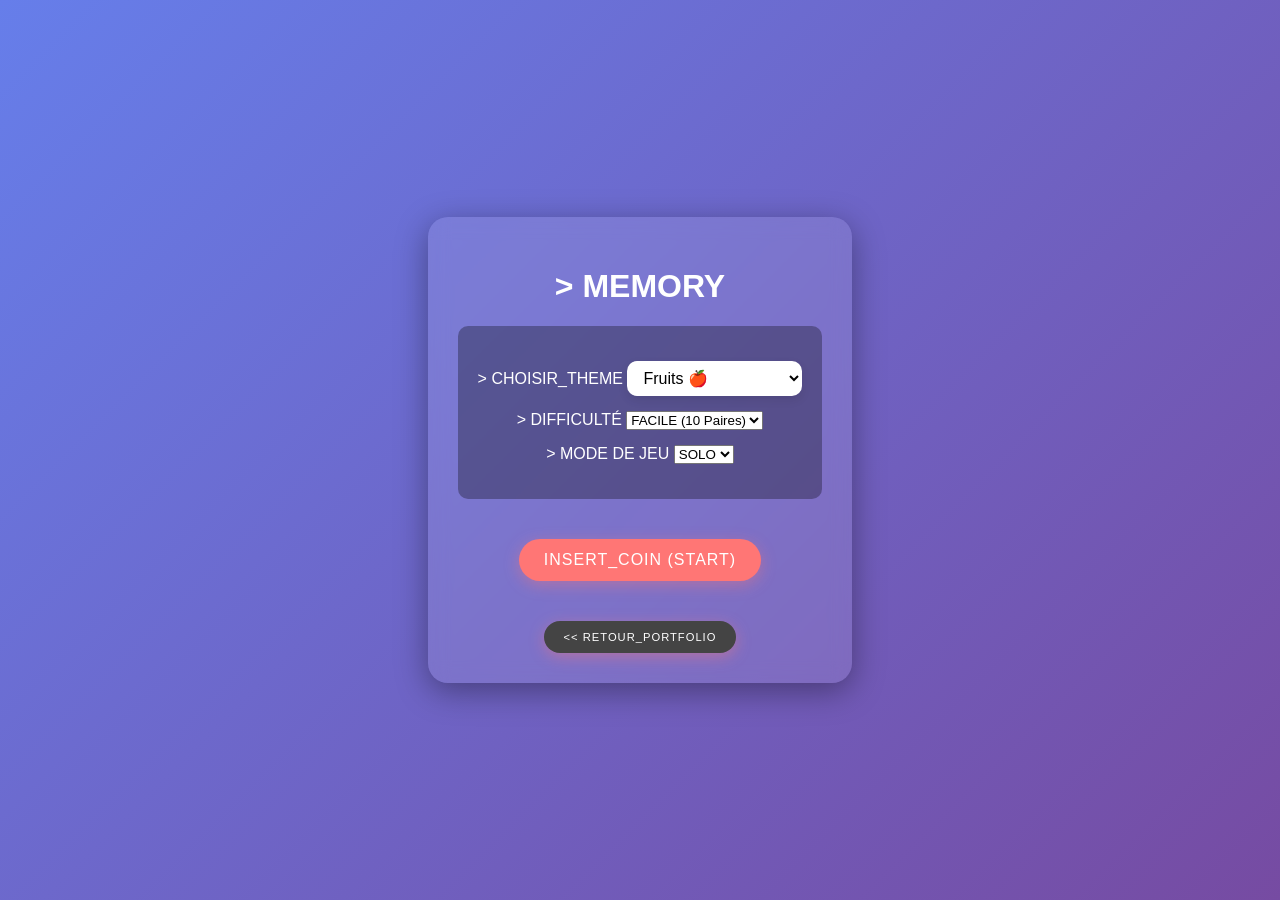
<file: jeux/mémorie/memorie.html>
<!DOCTYPE html>
<html lang="fr">
<head>
    <meta charset="UTF-8">
    <meta name="viewport" content="width=device-width, initial-scale=1.0">
    <title>Memory – Mathis Beaussier</title>
    <link rel="stylesheet" href="memorie.css">
</head>
<body>
    <div class="conteneur">
        
        <div id="ecran-accueil">
            <h1 class="glitch">> MEMORY</h1>
            
            <div class="selection-arcade">
                <div class="option-group">
                    <label for="theme">> CHOISIR_THEME</label>
                    <select id="theme">
                        <option value="0">Fruits 🍎</option>
                        <option value="1">Animaux 🐶</option>
                        <option value="2">Drapeaux 🇫🇷</option>
                        <option value="3">Visages 😊</option>
                        <option value="4">Objets 📱</option>
                        <option value="5">Loisirs ⚽</option>
                        <option value="6">Edition raclette 🐹</option>
                        <option value="aleatoire">Aléatoire 🎲</option>
                    </select>
                </div>

                <div class="option-group">
                    <label for="difficulte">> DIFFICULTÉ</label>
                    <select id="difficulte">
                        <option value="10">FACILE (10 Paires)</option>
                        <option value="6">RAPIDE (6 Paires)</option>
                        <option value="4">NOOB (4 Paires)</option>
                    </select>
                </div>

                
                <div class="option-group">
                    <label for="mode">> MODE DE JEU</label>
                    <select id="mode">
                        <option value="solo">SOLO</option>
                        <option value="1v1">1V1</option>
                    </select>
                </div>
            </div>
             <button class="btn-arcade" onclick="lancerJeu()">INSERT_COIN (START)</button>
             <div class="navigation-externe">
    <button class="btn-arcade secondary" onclick="retournerPortfolio()">
        << RETOUR_PORTFOLIO
    </button>
</div>
        </div> <div id="zone-jeu" class="cache">
            <h1>Partie en cours...</h1>
                
            <div class="infos-jeu">
        <div id="info-solo">Coups : <span id="coups">0</span></div>
        
        <div id="info-1v1" class="cache">
            <span id="ecran-joueur1">P1: <span id="score-joueur1">0</span></span> | 
            <span id="ecran-joueur2">P2: <span id="score-joueur2">0</span></span>
        </div>
        
        <p>Temps : <span id="chronometre">0</span></p>
    </div>
        <button class="btn-arcade-mini" onclick="retournerAccueil()">QUITTER_PARTIE</button>
    <div id="conteneur-cartes" class="grid"></div>
    </div>
    
    </div>
    

    

    <div id="ecran-victoire" class="cache">
        <div class="contenu-victoire">
            <img src="images/Victoire.png" alt="Trophée" class="image-trophee">
            <h2>Félicitations !</h2>
            <p id="texte-resultat"></p>
            <button onclick="resetgame()">Rejouer</button>
            <button onclick="retournerAccueil()">MENU_PRINCIPAL</button>
        </div>
        
    </div>

   

    <script src="memorie.js"></script>
</body>
</html>
</file>
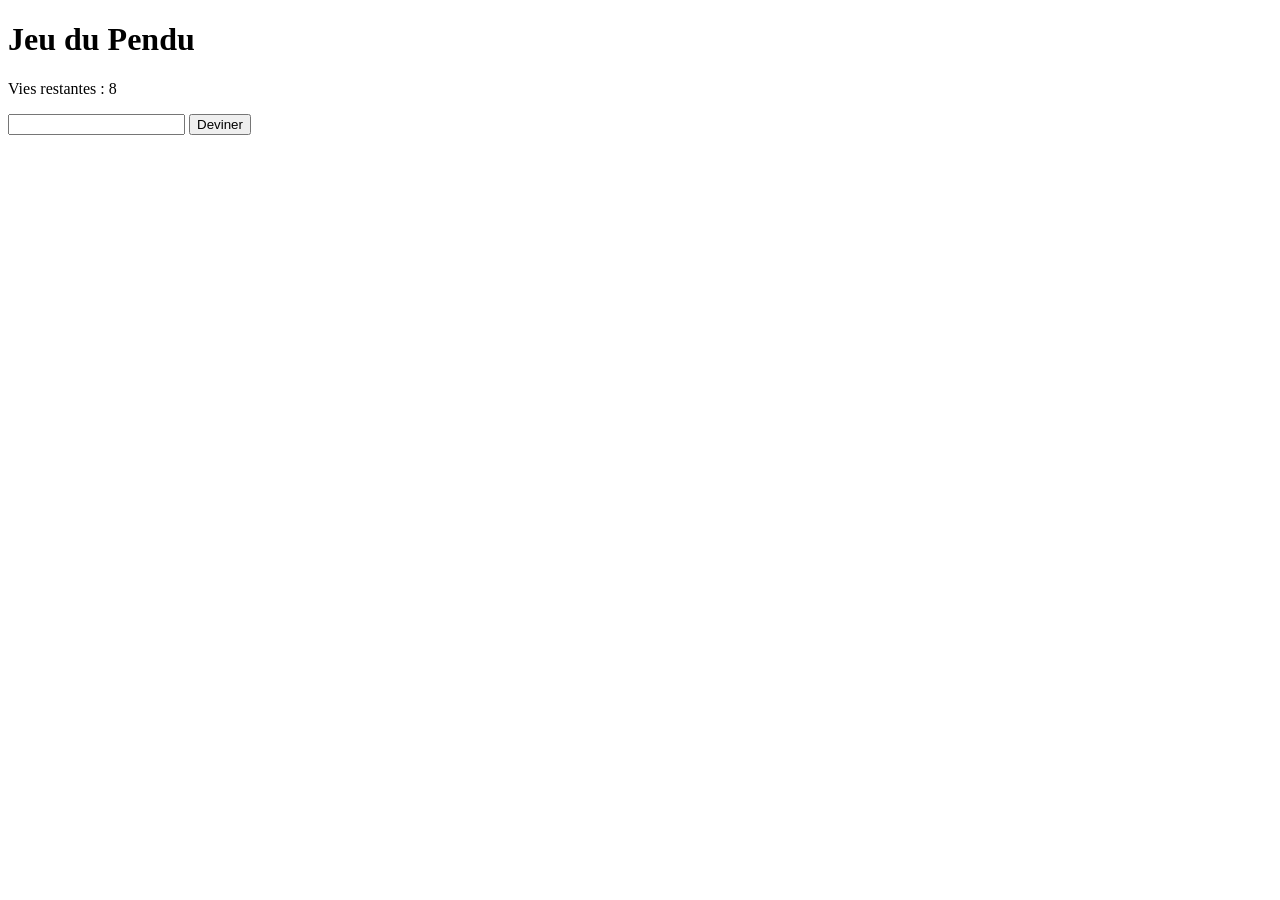
<file: jeux/Pendu/Pendu.html>
<!DOCTYPE html>
<html lang="fr">
<head>
    <meta charset="UTF-8">
    <title>Mon Jeu du Pendu</title>
</head>
<body>
    <h1>Jeu du Pendu</h1>
    <div id="mot-a-deviner"></div> <p>Vies restantes : <span id="vies">8</span></p>
    
    <input type="text" id="lettre-input" maxlength="1">
    <button id="bouton-tester">Deviner</button>

    <script src="pendu.js"></script>
</body>
</html>
</file>
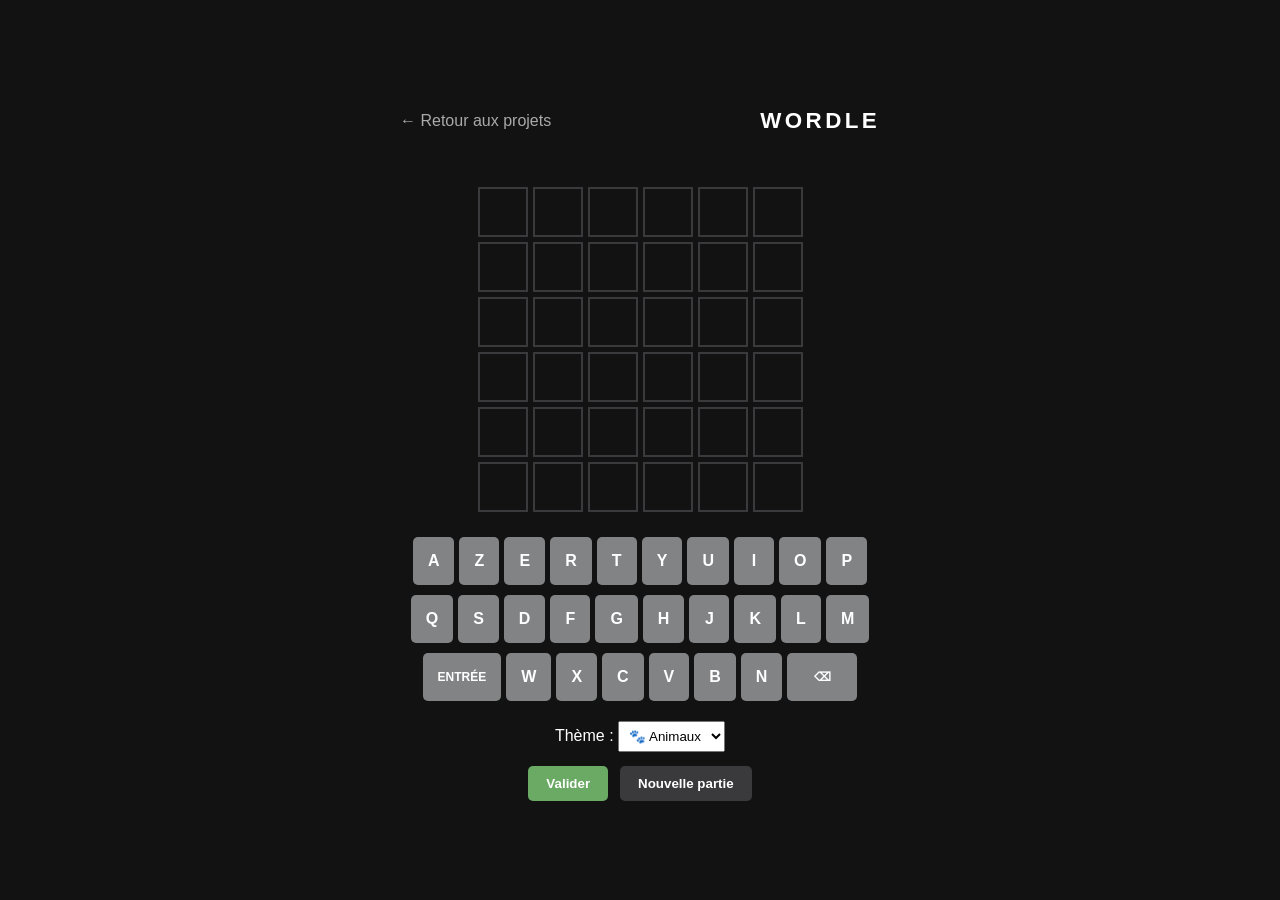
<file: jeux/Wordle/wordle.html>
<!DOCTYPE html>
<html lang="fr">
<head>
    <meta charset="UTF-8">
    <meta name="viewport" content="width=device-width, initial-scale=1.0">
    <title>Wordle – Mathis Beaussier</title>
    <meta name="description" content="Jeu de lettres en JavaScript natif réalisé par Mathis Beaussier.">
    <link rel="icon" type="image/svg+xml" href="../../favicon.svg">
    <link rel="stylesheet" href="wordle.css">
</head>
<body>
    <div class="wordle-entete">
        <a href="../../Projets.html#wordle" class="retour">← Retour aux projets</a>
        <h1>WORDLE</h1>
    </div>

    <p id="message" role="status" aria-live="polite"></p>

    <div id="grille" aria-label="Grille de jeu"></div>

    <div id="Ligne_1" class="clavier-lignes">
        <button type="button" class="Touche" data-key="A">A</button>
        <button type="button" class="Touche" data-key="Z">Z</button>
        <button type="button" class="Touche" data-key="E">E</button>
        <button type="button" class="Touche" data-key="R">R</button>
        <button type="button" class="Touche" data-key="T">T</button>
        <button type="button" class="Touche" data-key="Y">Y</button>
        <button type="button" class="Touche" data-key="U">U</button>
        <button type="button" class="Touche" data-key="I">I</button>
        <button type="button" class="Touche" data-key="O">O</button>
        <button type="button" class="Touche" data-key="P">P</button>
    </div>
    <div id="Ligne_2" class="clavier-lignes">
        <button type="button" class="Touche" data-key="Q">Q</button>
        <button type="button" class="Touche" data-key="S">S</button>
        <button type="button" class="Touche" data-key="D">D</button>
        <button type="button" class="Touche" data-key="F">F</button>
        <button type="button" class="Touche" data-key="G">G</button>
        <button type="button" class="Touche" data-key="H">H</button>
        <button type="button" class="Touche" data-key="J">J</button>
        <button type="button" class="Touche" data-key="K">K</button>
        <button type="button" class="Touche" data-key="L">L</button>
        <button type="button" class="Touche" data-key="M">M</button>
    </div>
    <div id="Ligne_3" class="clavier-lignes">
        <button type="button" class="Touche large" data-key="ENTER">ENTRÉE</button>
        <button type="button" class="Touche" data-key="W">W</button>
        <button type="button" class="Touche" data-key="X">X</button>
        <button type="button" class="Touche" data-key="C">C</button>
        <button type="button" class="Touche" data-key="V">V</button>
        <button type="button" class="Touche" data-key="B">B</button>
        <button type="button" class="Touche" data-key="N">N</button>
        <button type="button" class="Touche large" data-key="BACKSPACE" aria-label="Effacer">⌫</button>
    </div>

    <div id="menu-selection">
        <label for="choix-theme">Thème :</label>
        <select id="choix-theme">
            <option value="animaux.json">🐾 Animaux</option>
            <option value="pays.json">🌍 Pays</option>
            <option value="sports.json">⚽ Sports</option>
        </select>
    </div>
    <div class="boutons">
        <button id="Validation" type="button">Valider</button>
        <button id="rejouer" type="button">Nouvelle partie</button>
    </div>

    <script src="wordle.js"></script>
</body>
</html>
</file>
<file: styles.css>
/* =========================================================
   Portfolio de Mathis Beaussier : thème arcade néon
   Trois polices, chacune avec un rôle :
   - Press Start 2P : le nom et les titres de section seulement
     (elle dessine mal les majuscules accentuées : pas de É, À... avec elle)
   - Jersey 10      : sous-titres, étiquettes, boutons, menu
   - Rajdhani       : le texte courant
   ========================================================= */
:root {
    --bg-color: #0d0118;
    --bg-panel: rgba(148, 0, 211, 0.08);
    --text-color: #e6e3ef;
    --text-doux: #c9c3dc;
    --neon-pink: #ff0055;
    --neon-purple: #9400d3;
    --neon-cyan: #00ffff;
    --font-main: 'Rajdhani', sans-serif;
    --font-pixel: 'Jersey 10', 'Rajdhani', sans-serif;
    --font-retro: 'Press Start 2P', monospace;
}

html {
    scroll-behavior: smooth;
    scroll-padding-top: 80px; /* les ancres ne passent pas sous le menu collant */
}

body {
    margin: 0;
    background-color: var(--bg-color);
    color: var(--text-color);
    font-family: var(--font-main);
    font-weight: 500;
    font-size: 1.125rem;
    line-height: 1.6;
    font-variant-ligatures: none; /* sinon « fi » se colle en une seule lettre dans les polices pixel */
}

img {
    max-width: 100%;
}

#backgroundCanvas {
    position: fixed;
    inset: 0;
    width: 100%;
    height: 100%;
    z-index: -1;
}


/* --- Titres --- */
h1 {
    font-family: var(--font-retro);
    font-size: clamp(1.3rem, 4vw, 2.6rem);
    line-height: 1.3;
    color: #fff;
    margin: 0;
    text-shadow: 0 0 5px #fff, 0 0 10px var(--neon-pink), 0 0 20px var(--neon-pink);
}

h2 {
    font-family: var(--font-retro);
    font-size: 1.35rem;
    line-height: 1.4;
    color: var(--neon-pink);
    text-shadow: 0 0 6px rgba(255, 0, 85, 0.7);
    margin: 56px 0 16px;
}

h3 {
    font-family: var(--font-pixel);
    font-weight: 400;
    font-size: 1.85rem;
    line-height: 1.2;
    color: #fff;
    margin: 0 0 8px;
}

.intro {
    color: var(--text-doux);
    max-width: 65ch;
    margin: 0 0 24px;
}


/* --- En-tête --- */
.hero {
    background-image: linear-gradient(rgba(13, 1, 24, 0.65), rgba(13, 1, 24, 0.9)), url(Images/276c345c147537a8f37821ad0ed18518.jpg);
    background-size: cover;
    background-position: center;
    padding: 16vh 20px 13vh;
    text-align: center;
    border-bottom: 3px solid var(--neon-purple);
}

.hero-sub {
    font-family: var(--font-pixel);
    font-size: 1.75rem;
    font-weight: 400;
    color: var(--neon-cyan);
    text-shadow: 0 0 6px rgba(0, 255, 255, 0.6);
    margin: 16px 0 0;
}

.hero-statut {
    font-size: 1.2rem;
    font-weight: 700;
    color: #fff;
    margin: 18px 0 0;
}


/* --- Boutons --- */
.actions {
    display: flex;
    flex-wrap: wrap;
    gap: 16px;
    margin-top: 28px;
}

.actions-centre {
    justify-content: center;
}

.bouton {
    display: inline-block;
    padding: 10px 22px;
    font-family: var(--font-pixel);
    font-size: 1.4rem;
    font-weight: 400;
    color: var(--neon-pink);
    text-decoration: none;
    border: 3px solid var(--neon-pink);
    border-radius: 4px;
    box-shadow: 0 0 8px rgba(255, 0, 85, 0.6);
    transition: background-color 0.2s, color 0.2s, box-shadow 0.2s;
}

.bouton:hover {
    color: var(--bg-color);
    background-color: var(--neon-pink);
    box-shadow: 0 0 20px var(--neon-pink);
}

.bouton-cyan {
    color: var(--neon-cyan);
    border-color: var(--neon-cyan);
    box-shadow: 0 0 8px rgba(0, 255, 255, 0.5);
}

.bouton-cyan:hover {
    background-color: var(--neon-cyan);
    box-shadow: 0 0 20px var(--neon-cyan);
}


/* --- Menu --- */
nav {
    position: sticky;
    top: 0;
    z-index: 1000;
    background-color: rgba(13, 1, 24, 0.95);
    border-bottom: 3px solid var(--neon-cyan);
}

nav ul {
    display: flex;
    flex-wrap: wrap;
    justify-content: center;
    gap: 4px 28px;
    list-style: none;
    max-width: 1100px;
    margin: 0 auto;
    padding: 10px 16px;
}

nav a {
    display: inline-block;
    padding: 6px 12px;
    font-family: var(--font-pixel);
    font-size: 1.4rem;
    font-weight: 400;
    color: var(--neon-cyan);
    text-decoration: none;
    border: 1px solid transparent;
    transition: background-color 0.2s, border-color 0.2s, color 0.2s;
}

nav a:hover {
    color: #fff;
    border-color: var(--neon-cyan);
    background-color: rgba(0, 255, 255, 0.1);
}

/* Curseur de menu façon RPG, qui apparaît au survol */
.rpg-cursor {
    display: inline-block;
    margin-right: 6px;
    opacity: 0;
    transform: translateX(-4px);
    transition: opacity 0.2s, transform 0.2s;
}

nav a:hover .rpg-cursor,
nav a:focus-visible .rpg-cursor,
.carte-projet:hover .rpg-cursor,
.carte-projet:focus-visible .rpg-cursor {
    opacity: 1;
    transform: none;
}


/* --- Contenu --- */
main {
    max-width: 1040px;
    margin: 0 auto;
    padding: 8px 20px 40px;
}


/* --- Profil --- */
.profil {
    display: flex;
    align-items: flex-start;
    gap: 40px;
}

.avatar {
    flex: none;
    width: 220px;
    height: auto;
    aspect-ratio: 4 / 5;
    object-fit: cover;
    object-position: 50% 22%;
    border: 3px solid var(--neon-cyan);
    box-shadow: 0 0 12px rgba(0, 255, 255, 0.6);
}

.profil-texte {
    flex: 1;
    min-width: 0;
}

.fiche-perso {
    display: grid;
    grid-template-columns: max-content 1fr;
    align-items: baseline;
    gap: 8px 18px;
    margin: 0;
}

.fiche-perso dt {
    font-family: var(--font-pixel);
    font-size: 1.35rem;
    font-weight: 400;
    color: var(--neon-cyan);
}

.fiche-perso dt::before {
    content: "> ";
}

.fiche-perso dd {
    margin: 0;
    color: #fff;
}

.fiche-perso .statut {
    color: var(--neon-pink);
    font-weight: 700;
}

.cursor {
    color: var(--neon-cyan);
    margin-left: 2px;
    animation: blink 1s steps(1) infinite;
}

@keyframes blink {
    50% { opacity: 0; }
}


/* --- Visuel (capture d'écran ou écran « vide ») --- */
.visuel {
    position: relative;
    aspect-ratio: 16 / 10;
    overflow: hidden;
    background: #000;
    border-bottom: 2px solid var(--neon-purple);
}

.visuel img {
    display: block;
    width: 100%;
    height: 100%;
    object-fit: cover;
    object-position: top;
}

/* Quand l'image manque : un écran à lignes de balayage avec le texte de data-vide */
.visuel.vide {
    display: flex;
    align-items: center;
    justify-content: center;
    background:
        repeating-linear-gradient(0deg, rgba(255, 255, 255, 0.05) 0 2px, transparent 2px 4px),
        radial-gradient(circle at 50% 50%, rgba(148, 0, 211, 0.4), #000 75%);
}

.visuel.vide::after {
    content: attr(data-vide);
    font-family: var(--font-pixel);
    font-size: 1.6rem;
    font-weight: 400;
    color: var(--neon-cyan);
    text-shadow: 0 0 6px rgba(0, 255, 255, 0.7);
}


/* --- Projets --- */
.grille-projets {
    display: grid;
    grid-template-columns: repeat(auto-fit, minmax(280px, 1fr));
    gap: 24px;
}

.carte-projet {
    display: flex;
    flex-direction: column;
    color: inherit;
    text-decoration: none;
    border: 2px solid var(--neon-purple);
    background: var(--bg-panel);
    transition: border-color 0.2s, box-shadow 0.2s;
}

.carte-projet:hover {
    border-color: var(--neon-cyan);
    box-shadow: 0 0 18px rgba(0, 255, 255, 0.35);
}

.carte-corps {
    flex: 1;
    padding: 18px 20px 4px;
}

.carte-corps p {
    margin: 0 0 14px;
}

.carte-corps .carte-etat {
    font-family: var(--font-pixel);
    font-size: 1.25rem;
    font-weight: 400;
    color: var(--neon-cyan);
    margin-bottom: 6px;
}

/* Petit voyant carré devant l'état du projet */
.carte-etat::before {
    content: "";
    display: inline-block;
    width: 8px;
    height: 8px;
    margin-right: 8px;
    vertical-align: 2px;
    background: currentColor;
    box-shadow: 0 0 6px currentColor;
}

.carte-corps .en-cours {
    color: var(--neon-pink);
}

.carte-lien {
    padding: 4px 20px 18px;
    font-family: var(--font-pixel);
    font-size: 1.3rem;
    font-weight: 400;
    color: var(--neon-pink);
}

/* Le curseur ► apparaît dans la marge, sans décaler le texte */
.carte-lien {
    position: relative;
}

.carte-lien .rpg-cursor {
    position: absolute;
    left: 4px;
}

.tags {
    display: flex;
    flex-wrap: wrap;
    gap: 6px;
    list-style: none;
    padding: 0;
    margin: 0 0 14px;
}

.tags li {
    font-family: var(--font-pixel);
    font-size: 1.15rem;
    color: #fff;
    background: rgba(148, 0, 211, 0.55);
    border: 1px solid var(--neon-purple);
    border-radius: 3px;
    padding: 1px 10px;
}


/* --- Compétences --- */
.grille-skills {
    display: grid;
    grid-template-columns: repeat(auto-fit, minmax(220px, 1fr));
    gap: 16px;
    list-style: none;
    padding: 0;
    margin: 0;
}

.skill-card {
    border: 1px solid rgba(0, 255, 255, 0.25);
    background: rgba(255, 255, 255, 0.04);
    padding: 16px;
}

.skill-card p {
    margin: 0;
}

.skill-card .skill {
    display: flex;
    align-items: center;
    gap: 10px;
    margin-bottom: 10px;
    font-family: var(--font-pixel);
    font-size: 1.45rem;
    font-weight: 400;
    line-height: 1.2;
    color: #fff;
}

.logo {
    flex: none;
    width: 36px;
    height: 36px;
    object-fit: contain;
}

.logo + .logo {
    margin-left: -6px;
}

.logo-texte {
    display: inline-flex;
    align-items: center;
    justify-content: center;
    flex: none;
    width: 36px;
    height: 36px;
    box-sizing: border-box;
    border: 2px solid var(--neon-cyan);
    color: var(--neon-cyan);
    font-size: 1rem;
}

.apprentissage {
    margin: 24px 0 0;
}

.apprentissage strong {
    font-family: var(--font-pixel);
    font-size: 1.3rem;
    font-weight: 400;
    color: var(--neon-cyan);
}


/* --- Parcours : une frise verticale, du plus récent au plus ancien --- */
.frise {
    position: relative;
    list-style: none;
    margin: 0;
    padding: 0 0 0 36px;
}

/* La ligne : centrée à 10,5 px du bord gauche */
.frise::before {
    content: "";
    position: absolute;
    left: 9px;
    top: 8px;
    bottom: 8px;
    width: 3px;
    background: var(--neon-purple);
    box-shadow: 0 0 10px rgba(148, 0, 211, 0.6);
}

.etape {
    position: relative;
    margin-bottom: 20px;
    padding: 18px 22px;
    background: rgba(255, 255, 255, 0.04);
    border: 1px solid rgba(0, 255, 255, 0.15);
    border-radius: 6px;
}

/* La pastille : 21 px de large, placée pour que son centre tombe sur la ligne */
.etape::before {
    content: "";
    position: absolute;
    left: -36px;
    top: 18px;
    width: 21px;
    height: 21px;
    box-sizing: border-box;
    border: 3px solid var(--neon-purple);
    border-radius: 50%;
    background: var(--bg-color);
}

.etape-actuelle::before {
    border-color: var(--neon-pink);
    box-shadow: 0 0 12px var(--neon-pink);
}

.etape-future {
    border: 1px dashed var(--neon-pink);
}

.etape-future::before {
    border-style: dashed;
    border-color: var(--neon-pink);
}

.etape p {
    margin: 0;
}

.etape .etape-date {
    font-family: var(--font-pixel);
    font-size: 1.3rem;
    color: var(--neon-cyan);
    margin-bottom: 6px;
}


/* --- Contact --- */
.contact-email a {
    font-family: var(--font-pixel);
    font-size: 1.8rem;
    font-weight: 400;
    color: var(--neon-pink);
    text-shadow: 0 0 6px rgba(255, 0, 85, 0.6);
    overflow-wrap: anywhere;
}


/* --- Pied de page --- */
footer {
    text-align: center;
    padding: 20px;
    margin-top: 60px;
    border-top: 2px solid var(--neon-purple);
    background-color: rgba(13, 1, 24, 0.85);
    color: var(--text-doux);
    font-size: 1rem;
}

footer a {
    color: var(--neon-pink);
    font-weight: 700;
    text-decoration: none;
}

footer a:hover {
    text-decoration: underline;
}


/* Contour visible au clavier (accessibilité) */
:focus-visible {
    outline: 2px solid var(--neon-cyan);
    outline-offset: 3px;
}


/* =========================================================
   Téléphones et tablettes
   ========================================================= */
@media (max-width: 768px) {
    html {
        scroll-padding-top: 90px;
    }

    .hero {
        padding: 70px 20px 60px;
    }

    .hero-sub {
        font-size: 1.4rem;
    }

    nav ul {
        gap: 0 4px;
        padding: 6px 8px;
    }

    nav a {
        font-size: 1.2rem;
        padding: 4px 8px;
    }

    /* Pas de survol sur écran tactile : le curseur prendrait de la place pour rien */
    nav .rpg-cursor {
        display: none;
    }

    h2 {
        font-size: 1rem;
        margin-top: 44px;
    }

    h3 {
        font-size: 1.6rem;
    }

    .profil {
        flex-direction: column;
        align-items: center;
        gap: 24px;
    }

    .avatar {
        width: 180px;
    }

    .fiche-perso {
        grid-template-columns: 1fr;
        gap: 0;
    }

    .fiche-perso dd {
        margin-bottom: 10px;
    }

    .bouton {
        font-size: 1.3rem;
        padding: 9px 16px;
    }

    .frise {
        padding-left: 30px;
    }

    .etape {
        padding: 14px 16px;
    }

    .etape::before {
        left: -30px;
        top: 15px;
    }

    .contact-email a {
        font-size: 1.4rem;
    }
}


/* =========================================================
   Moins d'animations si le système le demande
   ========================================================= */
@media (prefers-reduced-motion: reduce) {
    html {
        scroll-behavior: auto;
    }

    *,
    *::before,
    *::after {
        animation: none !important;
        transition: none !important;
    }
}
</file>
<file: stylesAnnee1.css>
.competances{
    display: flex;
}
</file>
<file: stylesProjets.css>
/* Page Projets : chaque projet est présenté dans un « écran de borne d'arcade ».
   Utilise les variables et les classes communes de styles.css (.visuel, .btn-play...). */

.page-projets h1 {
    text-align: center;
    margin: 48px 0 0;
}

.fiche h2 {
    margin-top: 64px;
}

/* L'écran de la borne */
.ecran {
    position: relative;
    background: #000;
    border: 4px solid var(--neon-purple);
    border-radius: 14px;
    padding: 32px;
    box-shadow: 0 0 16px rgba(148, 0, 211, 0.7), inset 0 0 15px rgba(148, 0, 211, 0.4);
}

/* Lignes de balayage d'un vieil écran cathodique */
.ecran::after {
    content: "";
    position: absolute;
    inset: 0;
    border-radius: 10px;
    background: linear-gradient(rgba(18, 16, 16, 0) 50%, rgba(0, 0, 0, 0.1) 50%);
    background-size: 100% 4px;
    pointer-events: none;
}

/* Ici on montre la capture en entier, sans la recadrer */
.ecran .visuel {
    aspect-ratio: auto;
    margin-bottom: 24px;
    border: 2px solid var(--neon-purple);
}

.ecran .visuel img {
    height: auto;
    max-height: 640px;
    object-fit: contain;
}

.ecran .visuel.vide {
    aspect-ratio: auto;
    height: clamp(160px, 28vw, 280px);
}

.fiche-meta {
    font-family: var(--font-pixel);
    font-size: 1.4rem;
    font-weight: 400;
    color: var(--neon-cyan);
    margin: 0 0 16px;
}

.fiche-meta.en-cours {
    color: var(--neon-pink);
}

.voyant {
    display: inline-block;
    width: 9px;
    height: 9px;
    margin-right: 10px;
    vertical-align: 2px;
    background: currentColor;
    box-shadow: 0 0 6px currentColor;
}

.fiche-infos {
    display: grid;
    grid-template-columns: max-content 1fr;
    align-items: baseline;
    gap: 10px 24px;
    margin: 0 0 28px;
}

.fiche-infos dt {
    font-family: var(--font-pixel);
    font-size: 1.3rem;
    font-weight: 400;
    color: var(--neon-cyan);
}

.fiche-infos dd {
    margin: 0;
    max-width: 68ch;
}

/* Bouton d'action : rose plein avec une ombre blanche décalée, comme un bouton de borne */
.btn-play {
    position: relative;
    z-index: 1; /* au-dessus des lignes de balayage */
    display: inline-block;
    margin: 0 12px 6px 0;
    padding: 12px 24px;
    font-family: var(--font-pixel);
    font-size: 1.45rem;
    font-weight: 400;
    color: #fff;
    text-decoration: none;
    background-color: var(--neon-pink);
    box-shadow: 4px 4px 0 #fff;
    transition: transform 0.15s, box-shadow 0.15s;
}

.btn-play:hover {
    transform: translate(-2px, -2px);
    box-shadow: 6px 6px 0 #fff, 0 0 16px var(--neon-pink);
}

.btn-play:active {
    transform: translate(3px, 3px);
    box-shadow: 1px 1px 0 #fff;
}


/* --- Téléphones --- */
@media (max-width: 768px) {
    .page-projets h1 {
        margin-top: 32px;
    }

    .fiche h2 {
        margin-top: 44px;
    }

    .ecran {
        padding: 18px;
        border-width: 3px;
    }

    .fiche-infos {
        grid-template-columns: 1fr;
        gap: 2px;
    }

    .fiche-infos dd {
        margin-bottom: 12px;
    }

    .btn-play {
        font-size: 1.3rem;
        padding: 10px 18px;
    }
}
</file>
<file: CV/cv.css>
* {
    box-sizing: border-box;
    margin: 0;
    padding: 0;
}

:root {
    --bg-main: #0b0f19;         
    --bg-carte: #111827;         
    --bordure-carte: #1f2937;     
    --texte-principale: #f3f4f6;       
    --texte-secondaire: #9ca3af;      
    --accent: #06b6d4;          
    --accent-glow: rgba(6, 182, 212, 0.15);
    --font: -apple-system, BlinkMacSystemFont, 'Segoe UI', Roboto, sans-serif;
    --radius: 16px;
}

body {
    background-color: var(--bg-main);
    font-family: var(--font);
    color: var(--texte-principale);
    padding: 2rem 1rem;
    line-height: 1.5;
    display: flex;
    justify-content: center;
}

/* --- GRILLE BENTO --- */
.bento-grid {
    display: grid;
    grid-template-columns: repeat(3, 1fr);
    grid-template-rows: auto auto auto;
    gap: 1.25rem;
    max-width: 1100px;
    width: 100%;
}

.bento-item {
    background-color: var(--bg-carte);
    border: 1px solid var(--bordure-carte);
    border-radius: var(--radius);
    padding: 1.5rem;
    transition: transform 0.3s ease, border-color 0.3s ease;
}

.bento-item:hover {
    transform: translateY(-2px);
    border-color: var(--accent);
}

/* --- PLACEMENT DES TUILES --- */
.item-profil { 
    grid-column: 1 / 2; 
    grid-row: 1 / 3; 
    display: flex;
    flex-direction: column;
    align-items: center;
    text-align: center;
}
.item-bio { 
    grid-column: 2 / 4; 
    grid-row: 1 / 2; 
}
.item-skills { 
    grid-column: 1 / 2; 
    grid-row: 3 / 5; 
}
.item-projet.p1 { grid-column: 2 / 3; grid-row: 2 / 3; }
.item-projet.p2 { grid-column: 3 / 4; grid-row: 2 / 3; }
.item-projet.p3 { grid-column: 2 / 4; grid-row: 3 / 4; }
.item-parcours { grid-column: 2 / 4; grid-row: 4 / 5; }

/* --- TYPOGRAPHIE & DESIGN INTÉRIEUR --- */
h2 {
    font-size: 1.15rem;
    color: #ffffff;
    font-weight: bold;
    margin-bottom: 1rem;
    display: flex;
    align-items: center;
    gap: 0.5rem;
}

h2::before {
    content: ">";
    color: var(--accent);
}

.avatar {
    width: 130px;
    height: 130px;
    border-radius: 50%;
    object-fit: cover;
    border: 3px solid var(--accent);
    margin-bottom: 1rem;
}

.item-profil h1 { font-size: 1.4rem; color: #fff; }
.sous-titre { font-size: 0.85rem; color: var(--accent); font-weight: 500; margin: 0.5rem 0 1.5rem; }

.liens-contact { list-style: none; display: flex; flex-direction: column; gap: 0.75rem; width: 100%; }
.liens-contact a { 
    display: block;
    background: rgba(255, 255, 255, 0.03);
    padding: 0.5rem;
    border-radius: 8px;
    color: var(--texte-principale); 
    text-decoration: none; 
    font-size: 0.85rem;
    transition: background 0.2s;
}
.liens-contact a:hover { background: var(--accent-glow); color: var(--accent); }

.item-bio p { font-size: 0.95rem; color: var(--texte-secondaire); }

.grille-skills { display: flex; flex-direction: column; gap: 1rem; }
.skill-category h3 { font-size: 0.85rem; color: var(--accent); }
.skill-category p { font-size: 0.85rem; color: var(--texte-secondaire); }
.skill-category strong { color: var(--texte-principale); }

.item-projet h3 { font-size: 1.1rem; color: #fff; margin-bottom: 0.5rem; }
.projet-type { font-size: 0.8rem; color: var(--texte-secondaire); font-weight: normal; }
.langages-projets { font-size: 0.75rem; color: var(--accent); font-weight: 500; margin-bottom: 0.5rem; }
.description { font-size: 0.85rem; color: var(--texte-secondaire); }
.description a { color: var(--accent); font-weight: 500; white-space: nowrap; }
.description a:hover, .description a:focus-visible { color: #fff; }

.timeline { list-style: none; display: flex; flex-direction: column; gap: 0.75rem; }
.timeline li { font-size: 0.85rem; color: var(--texte-secondaire); display: flex; gap: 1rem; align-items: baseline;}
.timeline .date { color: var(--accent); font-weight: bold; min-width: 80px; }
.timeline strong { color: var(--texte-principale); }

/* --- BOUTON TÉLÉCHARGEMENT PDF --- */
.btn-download {
    display: inline-block;
    margin-top: 1.5rem;
    padding: 0.75rem 1.5rem;
    background-color: var(--accent);
    color: var(--bg-main);
    text-decoration: none;
    font-weight: bold;
    border-radius: 8px;
    font-size: 0.9rem;
    transition: transform 0.2s, box-shadow 0.2s;
    width: 100%;
}

.btn-download:hover {
    transform: translateY(-2px);
    box-shadow: 0 4px 12px var(--accent-glow);
}

/* --- OPTIMISATION POUR L'IMPRESSION (CTRL+P) --- */
@media print {
    body {
        background-color: #ffffff;
        color: #000000;
        padding: 0;
    }
    
    .bento-grid {
        display: block;
    }
    
    .bento-item {
        background-color: transparent;
        border: none;
        border-bottom: 1px solid #dddddd;
        padding: 1.5rem 0;
        border-radius: 0;
        page-break-inside: avoid;
        box-shadow: none;
    }

    h1, h2, h3, p, span, li, strong {
        color: #000000 !important;
    }

    h2::before {
        color: #000000;
    }

    .avatar {
        border: 2px solid #000000;
    }

    .btn-download {
        display: none;
    }

    .liens-contact a {
        color: #000000;
        text-decoration: underline;
    }
}

/* --- RESPONSIVE DESIGN (Mobiles) --- */
@media (max-width: 900px) {
    .bento-grid {
        grid-template-columns: 1fr;
    }
    /* Deux classes, comme .item-projet.p1 : sinon les cartes projet gardent leur colonne et la page déborde. */
    .bento-grid > .bento-item {
        grid-column: 1 / -1;
        grid-row: auto;
    }
    .timeline li { flex-direction: column; gap: 0.2rem;}
}
</file>
<file: jeux/mémorie/memorie.css>
.cache{
    display: none !important;
}
.selection-arcade{
    background: rgba(0, 0, 0, 0.3);
    padding: 20px;
    border: 1 px solid  var(--neon-purple);
    margin-bottom: 20px;
    border-radius: 10px;
}
.option-group{
    margin: 15px 0;
}

body{
    background:linear-gradient(135deg,#667eea 0%,#764ba2 100%);
    min-height: 100vh;
    display: flex;
    justify-content: center;
    align-items: center;
    font-family: "Segoe UI", Tahoma, Geneva, Verdana, sans-serif;
    margin: 0;

}
.infos-jeu{
    display: flex;
    justify-content: space-around;
    background: rgba(255, 255, 255, 0.2);
    border-radius: 10px;
    margin-bottom: 15px;
    font-weight: bold;
}
.infos-jeu p{
    margin: 10px ;
}
.conteneur {
   background: rgba(255, 255, 255, 0.1);
   backdrop-filter: blur(10px);
   padding: 30px;
   border-radius: 20px;
   box-shadow: 0 8px 32px 0 rgba(0,0,0,0.37);
   text-align: center;
   color: white;
}





#conteneur-cartes {
    display: grid;
    grid-template-columns: repeat(5, 80px);
    gap: 15px;
    perspective: 1000px;
}  
.carte {
    width: 80px;
    height: 80px;
    
    transition: transform 0.6s cubic-bezier(0.4,0,0.2,1);
    transform-style: preserve-3d;
    
} 
.carte:hover {
    transform: scale(1.05);
} 
.carte.retournee {
    transform: rotateY(180deg);
}

.derriere, .devant {
    position: absolute;
    width: 100%;
    height: 100%;
    backface-visibility: hidden;
    display: flex;
    justify-content: center;
    border-radius: 8px;
    border: 2px solid #333;
}

.derriere {
    background-color: #2c3e50;
    color: white;
}
.devant{
    display: flex;
    align-items: center;
    justify-content: center;
    font-size: 3.5em;
    background-color: white;
    transform: rotateY(180deg);
}

.selection-themes{
    margin-bottom: 20px;
}

#theme{
    padding: 8px 12px;
    border-radius: 10px;
    border: none;
    background: white;
    font-size: 1rem;
    cursor: pointer;
    outline: none;
    box-shadow: 0 4px 10px rgba(0,0,0,0.1);
}

button{
    margin-top: 20px;
    padding: 12px 25px;
    font-size: 1rem;
    border: none;
    border-radius: 50px;
    background-color: #ff7675;
    color: white;
    cursor: pointer;
    transition: all 0.3s ease;
    text-transform: uppercase;
    letter-spacing: 1px;
    box-shadow: 0 4px 15px rgba(255, 118, 117, 0.4);
}

button:hover {
    background: #d63031;
    box-shadow: 0 6px 20px rgba(255, 71, 87, 0.6);
    transform: translateY(-3px);
}

button:active {
    transform: translateY(1px);
}

#ecran-victoire {
    position: fixed;
    top: 0;
    left: 0;
    width: 100%;
    height: 100%;
    background: rgba(0, 0, 0, 0.7);
    backdrop-filter: blur(5px);
    display: flex;
    justify-content: center;
    align-items: center;
    z-index: 1000;
    transition: opacity 0.5s ease;
}
.contenu-victoire{
    background: white;
    padding: 40px;
    border-radius: 20px;
    text-align: center;
    box-shadow: 0 10px 30px rgba(0,0,0,0.5);
    animation: apparitionDouce 0.5s ease;
}
.image-trophee{
    width: 300px;
    height: 300px;
    margin-bottom: 20px;
}

.visible{
    opacity: 1;
    pointer-events: auto;
} 

@keyframes apparitionDouce {
    from {
        transform: scale(0.8);
        opacity: 0;
        
    }
    to {
        opacity: 1;
        transform: scale(1);
    }
}


/* partie bouton retour portfolio   */
.navigation-externe {
   text-align: center;
   margin-top: 20px;
}

.btn-arcade.secondary {
    background-color: #444;
    font-size: 0.7em;
    padding: 10px 20px;
    border-color: #888;
}

.btn-arcade.secondary:hover {
    background-color: #666;
    box-shadow: 0 0 15px  rgba(255, 255, 255, 0.3);
}
</file>
<file: jeux/Wordle/wordle.css>
body {
    display: flex;
    flex-direction: column; /* Aligne la grille, l'input et le bouton verticalement */
    align-items: center;    /* Centre horizontalement */
    justify-content: center; /* Centre verticalement si le body fait toute la hauteur */
    min-height: 100vh;      /* Oblige le body à prendre toute la hauteur de l'écran */
    margin: 0;
    background-color: #121213; /* Couleur de fond Wordle */
    color: white;
    font-family: Arial, sans-serif;
}
        #grille {
    display: flex;
    flex-direction: column;
    gap: 5px;
    margin-bottom: 20px;
    width: 100%;
    max-width: fit-content; /* S'adapte à la largeur des lignes */
    
}

.ligne {
    display: flex;
    gap: 5px;
    justify-content: center;
}

.case {
    width: 50px;  /* Réduit de 60px à 50px */
    height: 50px; /* Réduit de 60px à 50px */
    border: 2px solid #3a3a3c;
    background-color: #121213;
    font-size: 1.8rem; /* Ajusté pour la lisibilité */
    font-weight: bold;      
    display: flex;          
    align-items: center;    
    justify-content: center; 
    text-transform: uppercase; 
    font-family: 'Arial', sans-serif;
    box-sizing: border-box; /* Indispensable pour garder la taille fixe */
}
#Ligne_1, #Ligne_2, #Ligne_3 {
    display: flex;
    justify-content: center;
    gap: 5px;
    margin: 5px 0;
}
.Touche{
    display: flex;
    align-items: center;
    justify-content: center;
    padding: 15px;
    min-width: 40px;
    background-color: #818384;
    color: white;
    font-weight: bold;
    border-radius: 5px;
    cursor: pointer;

}
.Touche:hover {
    background-color: #a9a9a9;
    cursor: pointer;
}
.Touche:active {
    transform: scale(0.95);
}

/* --- Ajouts : touches en boutons, messages, en-tête, mobile --- */
button.Touche {
    border: none;
    font: inherit;
    font-weight: bold;
}

.Touche.large {
    min-width: 70px;
    font-size: 0.75rem;
}

/* Les cases s'adaptent à la longueur du mot et à la largeur de l'écran */
.case {
    width: min(50px, calc((100vw - 40px) / var(--nb, 5) - 5px));
    height: min(50px, calc((100vw - 40px) / var(--nb, 5) - 5px));
    font-size: min(1.8rem, calc((100vw - 40px) / var(--nb, 5) * 0.5));
}

.wordle-entete {
    width: 100%;
    max-width: 520px;
    display: flex;
    justify-content: space-between;
    align-items: center;
    gap: 10px;
    padding: 15px 20px;
    box-sizing: border-box;
}

.wordle-entete h1 {
    margin: 0;
    font-size: 1.4rem;
    letter-spacing: 0.15em;
}

.retour {
    color: #aaa;
    text-decoration: none;
}

.retour:hover {
    color: #fff;
}

#message {
    min-height: 1.6em;
    margin: 0 0 12px;
    padding: 0 15px;
    font-weight: bold;
    text-align: center;
}

#message.victoire { color: rgb(106, 170, 100); }
#message.defaite { color: #ff6b6b; }
#message.info { color: #fff; }

#menu-selection {
    margin: 15px 0 8px;
}

#menu-selection select {
    padding: 6px;
}

.boutons {
    display: flex;
    flex-wrap: wrap;
    justify-content: center;
}

#Validation,
#rejouer {
    margin: 6px;
    padding: 10px 18px;
    border: none;
    border-radius: 5px;
    color: #fff;
    font-weight: bold;
    cursor: pointer;
}

#Validation { background: rgb(106, 170, 100); }
#rejouer { background: #3a3a3c; }

:focus-visible {
    outline: 2px solid #fff;
    outline-offset: 2px;
}

@media (max-width: 520px) {
    #Ligne_1, #Ligne_2, #Ligne_3 {
        width: 100%;
        padding: 0 6px;
        box-sizing: border-box;
        gap: 4px;
    }

    .Touche {
        flex: 1 1 0;
        min-width: 0;
        max-width: 34px;
        padding: 14px 0;
        font-size: 0.85rem;
    }

    .Touche.large {
        flex: 1.6 1 0;
        max-width: 64px;
        font-size: 0.6rem;
    }
}
</file>
